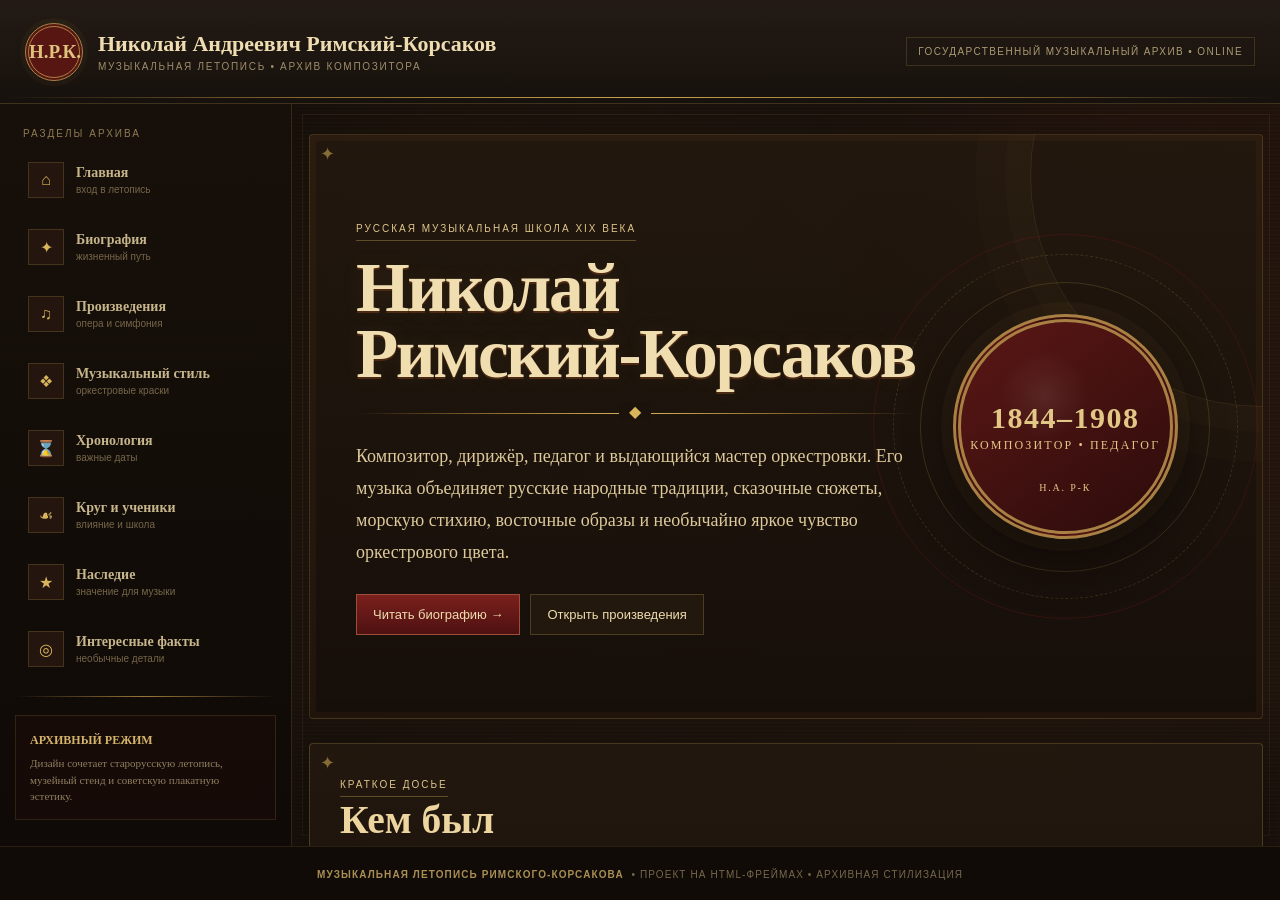
<file: index.html>
<!DOCTYPE HTML PUBLIC "-//W3C//DTD HTML 4.01 Frameset//EN"
"http://www.w3.org/TR/html4/frameset.dtd">
<html lang="ru">
<head>
<meta charset="UTF-8">
<title>Николай Римский-Корсаков — музыкальная летопись</title>
</head>
<frameset rows="104,*,54" border="0" frameborder="0" framespacing="0">
  <frame src="header.html" name="header" scrolling="no" noresize>
  <frameset cols="292,*" border="0" frameborder="0" framespacing="0">
    <frame src="menu.html" name="menu" scrolling="auto" noresize>
    <frame src="home.html" name="main" scrolling="auto">
  </frameset>
  <frame src="footer.html" name="footer" scrolling="no" noresize>
  <noframes>
    <body><a href="home.html">Открыть главную страницу</a></body>
  </noframes>
</frameset>
</html>
</file>
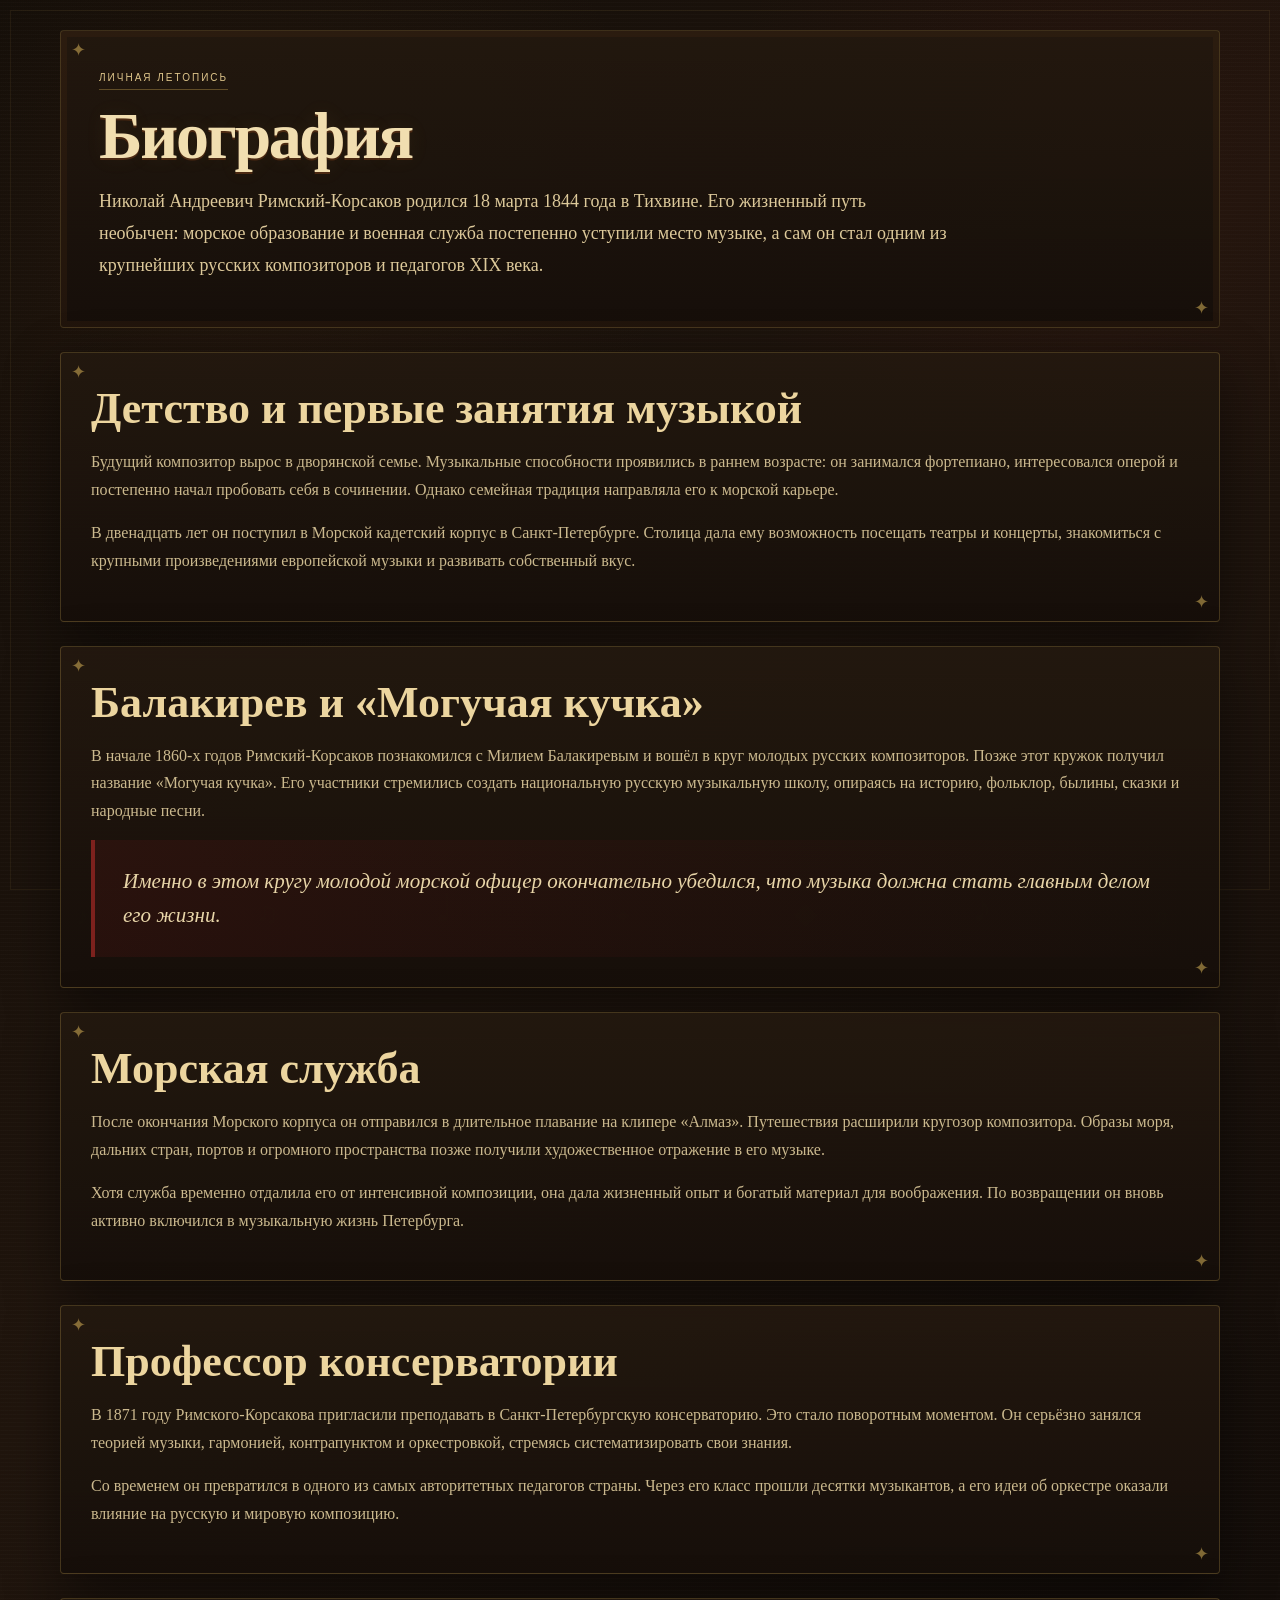
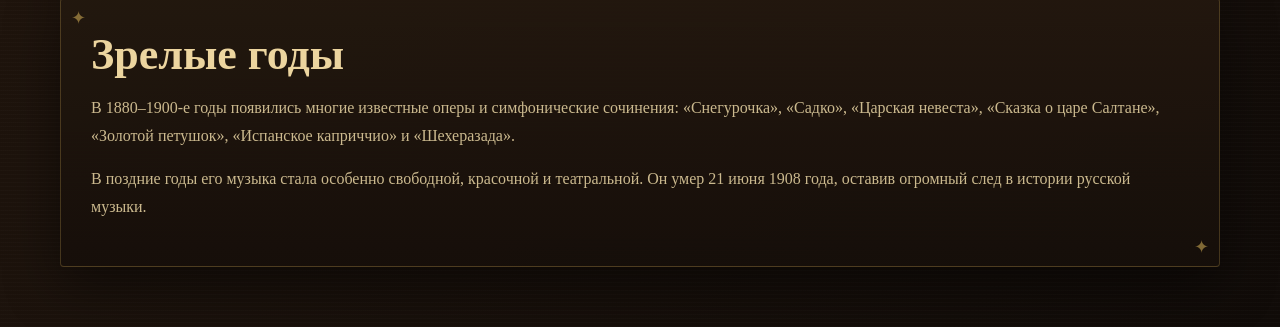
<file: bio.html>
<!doctype html>
<html lang="ru"><head><meta charset="utf-8"><meta name="viewport" content="width=device-width,initial-scale=1"><link rel="stylesheet" href="style.css"><title>Биография</title></head>
<body><div class="progress-line"></div><div class="container">
<section class="page-title panel frame reveal"><span class="kicker">Личная летопись</span><h1>Биография</h1><p class="lead">Николай Андреевич Римский‑Корсаков родился 18 марта 1844 года в Тихвине. Его жизненный путь необычен: морское образование и военная служба постепенно уступили место музыке, а сам он стал одним из крупнейших русских композиторов и педагогов XIX века.</p></section>

<section class="section panel reveal"><h2>Детство и первые занятия музыкой</h2><p>Будущий композитор вырос в дворянской семье. Музыкальные способности проявились в раннем возрасте: он занимался фортепиано, интересовался оперой и постепенно начал пробовать себя в сочинении. Однако семейная традиция направляла его к морской карьере.</p><p>В двенадцать лет он поступил в Морской кадетский корпус в Санкт‑Петербурге. Столица дала ему возможность посещать театры и концерты, знакомиться с крупными произведениями европейской музыки и развивать собственный вкус.</p></section>

<section class="section panel reveal"><h2>Балакирев и «Могучая кучка»</h2><p>В начале 1860‑х годов Римский‑Корсаков познакомился с Милием Балакиревым и вошёл в круг молодых русских композиторов. Позже этот кружок получил название «Могучая кучка». Его участники стремились создать национальную русскую музыкальную школу, опираясь на историю, фольклор, былины, сказки и народные песни.</p><div class="quote">Именно в этом кругу молодой морской офицер окончательно убедился, что музыка должна стать главным делом его жизни.</div></section>

<section class="section panel reveal"><h2>Морская служба</h2><p>После окончания Морского корпуса он отправился в длительное плавание на клипере «Алмаз». Путешествия расширили кругозор композитора. Образы моря, дальних стран, портов и огромного пространства позже получили художественное отражение в его музыке.</p><p>Хотя служба временно отдалила его от интенсивной композиции, она дала жизненный опыт и богатый материал для воображения. По возвращении он вновь активно включился в музыкальную жизнь Петербурга.</p></section>

<section class="section panel reveal"><h2>Профессор консерватории</h2><p>В 1871 году Римского‑Корсакова пригласили преподавать в Санкт‑Петербургскую консерваторию. Это стало поворотным моментом. Он серьёзно занялся теорией музыки, гармонией, контрапунктом и оркестровкой, стремясь систематизировать свои знания.</p><p>Со временем он превратился в одного из самых авторитетных педагогов страны. Через его класс прошли десятки музыкантов, а его идеи об оркестре оказали влияние на русскую и мировую композицию.</p></section>

<section class="section panel reveal"><h2>Зрелые годы</h2><p>В 1880–1900‑е годы появились многие известные оперы и симфонические сочинения: «Снегурочка», «Садко», «Царская невеста», «Сказка о царе Салтане», «Золотой петушок», «Испанское каприччио» и «Шехеразада».</p><p>В поздние годы его музыка стала особенно свободной, красочной и театральной. Он умер 21 июня 1908 года, оставив огромный след в истории русской музыки.</p></section>
</div><script src="script.js"></script></body></html>
</file>
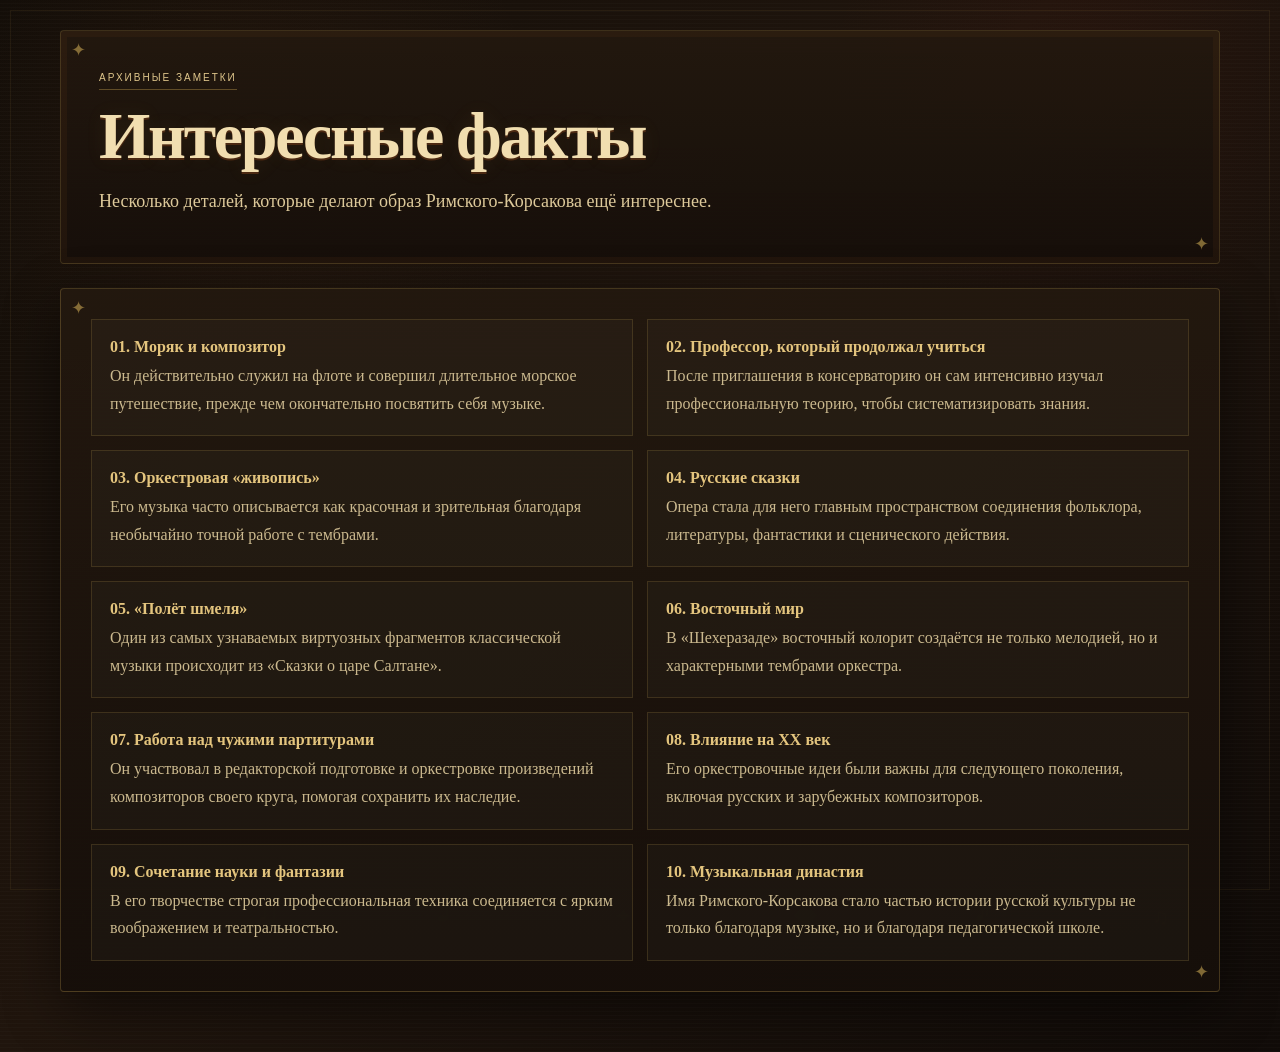
<file: facts.html>
<!doctype html>
<html lang="ru"><head><meta charset="utf-8"><meta name="viewport" content="width=device-width,initial-scale=1"><link rel="stylesheet" href="style.css"><title>Интересные факты</title></head>
<body><div class="progress-line"></div><div class="container">
<section class="page-title panel frame reveal"><span class="kicker">Архивные заметки</span><h1>Интересные факты</h1><p class="lead">Несколько деталей, которые делают образ Римского‑Корсакова ещё интереснее.</p></section>
<section class="section panel reveal"><div class="fact-list">
<div class="fact reveal"><b>01. Моряк и композитор</b><p>Он действительно служил на флоте и совершил длительное морское путешествие, прежде чем окончательно посвятить себя музыке.</p></div>
<div class="fact reveal"><b>02. Профессор, который продолжал учиться</b><p>После приглашения в консерваторию он сам интенсивно изучал профессиональную теорию, чтобы систематизировать знания.</p></div>
<div class="fact reveal"><b>03. Оркестровая «живопись»</b><p>Его музыка часто описывается как красочная и зрительная благодаря необычайно точной работе с тембрами.</p></div>
<div class="fact reveal"><b>04. Русские сказки</b><p>Опера стала для него главным пространством соединения фольклора, литературы, фантастики и сценического действия.</p></div>
<div class="fact reveal"><b>05. «Полёт шмеля»</b><p>Один из самых узнаваемых виртуозных фрагментов классической музыки происходит из «Сказки о царе Салтане».</p></div>
<div class="fact reveal"><b>06. Восточный мир</b><p>В «Шехеразаде» восточный колорит создаётся не только мелодией, но и характерными тембрами оркестра.</p></div>
<div class="fact reveal"><b>07. Работа над чужими партитурами</b><p>Он участвовал в редакторской подготовке и оркестровке произведений композиторов своего круга, помогая сохранить их наследие.</p></div>
<div class="fact reveal"><b>08. Влияние на XX век</b><p>Его оркестровочные идеи были важны для следующего поколения, включая русских и зарубежных композиторов.</p></div>
<div class="fact reveal"><b>09. Сочетание науки и фантазии</b><p>В его творчестве строгая профессиональная техника соединяется с ярким воображением и театральностью.</p></div>
<div class="fact reveal"><b>10. Музыкальная династия</b><p>Имя Римского‑Корсакова стало частью истории русской культуры не только благодаря музыке, но и благодаря педагогической школе.</p></div>
</div></section>
</div><script src="script.js"></script></body></html>
</file>
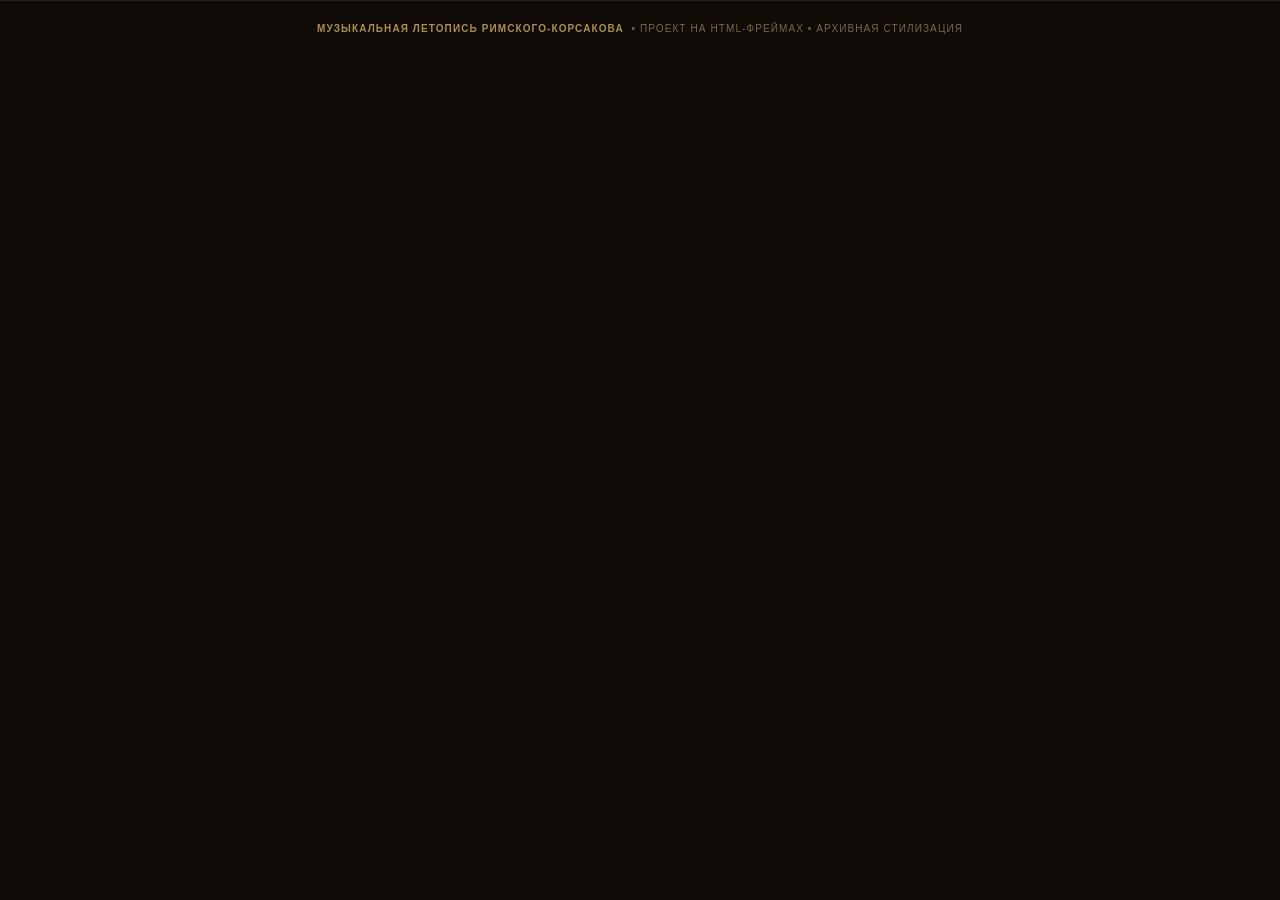
<file: footer.html>
<!doctype html>
<html lang="ru">
<head>
<meta charset="utf-8">
<style>
body{
  margin:0;height:54px;display:flex;align-items:center;justify-content:center;
  background:#100b07;color:#77684c;font:10px Segoe UI,Arial,sans-serif;
  letter-spacing:.11em;text-transform:uppercase;border-top:1px solid rgba(217,180,90,.12)
}
b{color:#aa8e54}
</style>
</head>
<body><b>Музыкальная летопись Римского‑Корсакова</b>&nbsp; • проект на HTML‑фреймах • архивная стилизация</body>
</html>
</file>
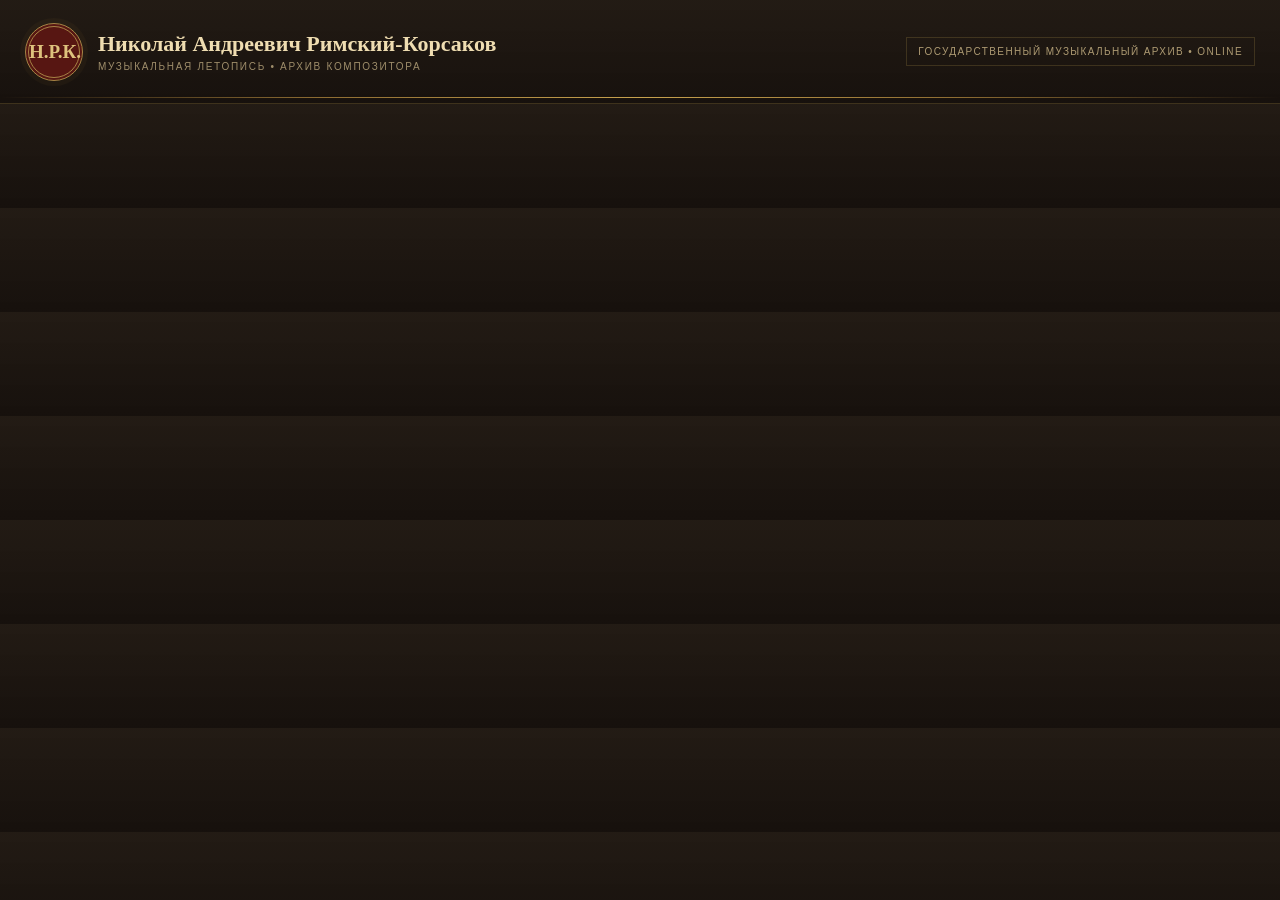
<file: header.html>
<!doctype html>
<html lang="ru">
<head>
<meta charset="utf-8">
<style>
*{box-sizing:border-box}
body{
  margin:0;height:104px;overflow:hidden;color:#efddb1;
  font-family:Georgia,"Times New Roman",serif;
  background:
    linear-gradient(rgba(26,18,11,.96),rgba(18,12,8,.98)),
    repeating-linear-gradient(90deg,rgba(255,255,255,.02) 0 1px,transparent 1px 5px);
  border-bottom:1px solid rgba(217,180,90,.2);
  position:relative;
}
body:after{
  content:"";position:absolute;left:0;right:0;bottom:5px;height:1px;
  background:linear-gradient(90deg,transparent,#8d6c32,#c7a24e,#8d6c32,transparent)
}
.wrap{height:100%;padding:0 25px;display:flex;align-items:center;justify-content:space-between}
.brand{display:flex;align-items:center;gap:15px}
.emblem{
  width:58px;height:58px;border-radius:50%;display:grid;place-items:center;
  border:4px double #a78345;background:#571612;color:#dec27d;
  box-shadow:0 0 0 5px rgba(217,180,90,.04);
  font:700 19px Georgia,serif;animation:emblem 5s ease-in-out infinite
}
@keyframes emblem{50%{transform:rotate(-2deg) scale(1.03)}}
.title b{display:block;font-size:22px}
.title span{
  display:block;margin-top:4px;color:#9e8d6a;font:10px Segoe UI,Arial,sans-serif;
  letter-spacing:.17em;text-transform:uppercase
}
.state{
  border:1px solid rgba(217,180,90,.18);padding:8px 11px;
  color:#ad9a72;font:10px Segoe UI,Arial,sans-serif;letter-spacing:.14em;text-transform:uppercase
}
</style>
</head>
<body>
<div class="wrap">
  <div class="brand">
    <div class="emblem">Н.Р.К.</div>
    <div class="title">
      <b>Николай Андреевич Римский‑Корсаков</b>
      <span>Музыкальная летопись • архив композитора</span>
    </div>
  </div>
  <div class="state">Государственный музыкальный архив • online</div>
</div>
</body>
</html>
</file>
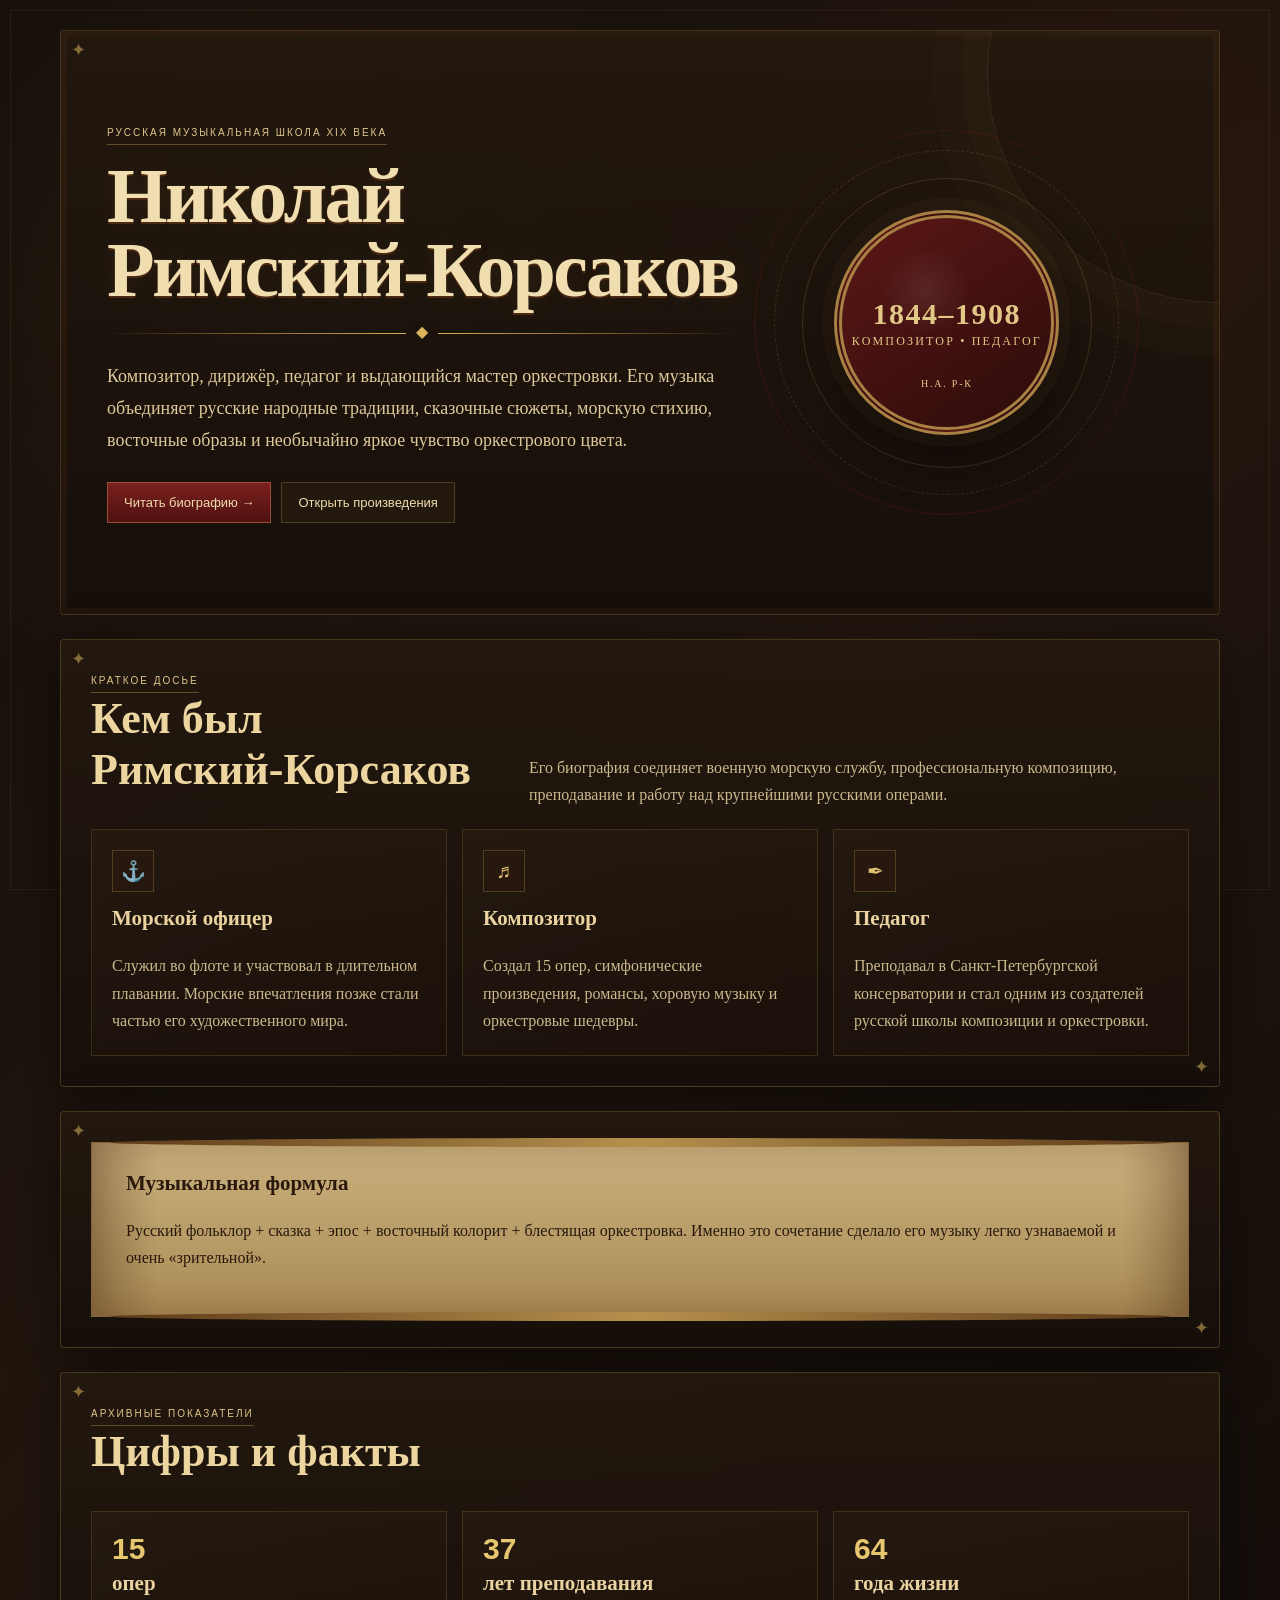
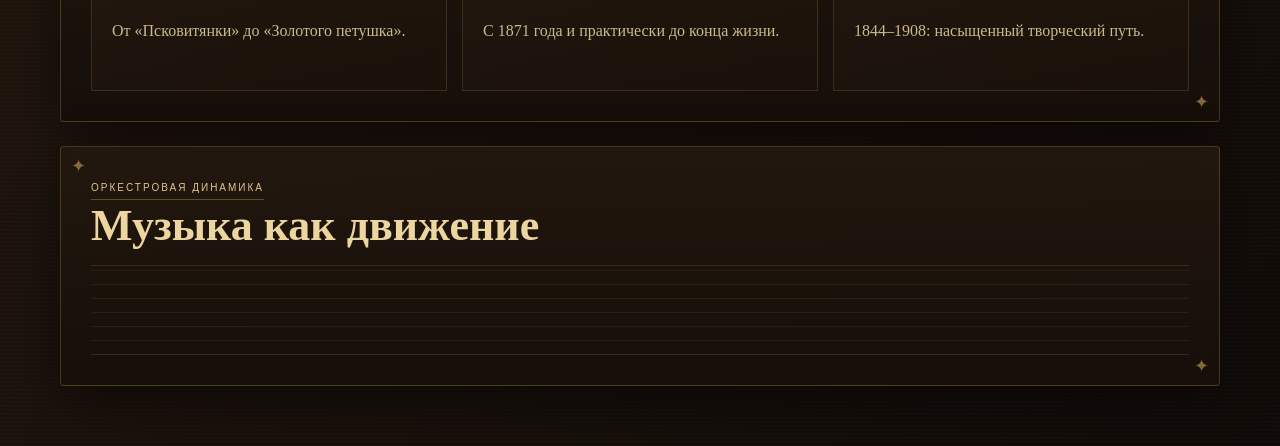
<file: home.html>
<!doctype html>
<html lang="ru">
<head>
<meta charset="utf-8">
<meta name="viewport" content="width=device-width,initial-scale=1">
<link rel="stylesheet" href="style.css">
<title>Главная</title>

<style>
.intro{
  position:fixed;inset:0;z-index:9999;overflow:hidden;
  display:grid;place-items:center;
  background:
    radial-gradient(circle at 50% 42%,rgba(136,32,24,.22),transparent 28%),
    radial-gradient(circle at 50% 50%,rgba(217,180,90,.08),transparent 45%),
    linear-gradient(#070403,#100705 55%,#050302);
  animation:introVanish .75s ease 6.15s forwards;
}
.intro::before{
  content:"";
  position:absolute;inset:0;
  background:
    repeating-linear-gradient(0deg,transparent 0 27px,rgba(217,180,90,.055) 27px 28px),
    linear-gradient(90deg,transparent,rgba(255,255,255,.018),transparent);
  opacity:0;
  animation:staffIn 1.2s ease 1.3s forwards;
}
.intro::after{
  content:"";
  position:absolute;inset:0;
  box-shadow:inset 0 0 180px rgba(0,0,0,.92);
  pointer-events:none;
}
@keyframes staffIn{to{opacity:.55}}
@keyframes introVanish{to{opacity:0;visibility:hidden;transform:scale(1.025)}}

.intro-glow{
  position:absolute;width:520px;height:520px;border-radius:50%;
  background:radial-gradient(circle,rgba(217,180,90,.12),rgba(111,23,23,.04) 40%,transparent 70%);
  opacity:.75;
  animation:glowPulse 3s ease-in-out infinite;
}
@keyframes glowPulse{50%{transform:scale(1.12);opacity:.62}}

.epic-curtain{
  position:absolute;top:0;bottom:0;width:50.5%;
  background:
    repeating-linear-gradient(90deg,rgba(255,255,255,.028) 0 3px,transparent 3px 11px),
    linear-gradient(90deg,#360a09,#7a1d17 45%,#51110f 70%,#2a0706);
  box-shadow:inset 0 0 120px rgba(0,0,0,.62),0 0 35px rgba(0,0,0,.5);
  z-index:2;
}
.epic-curtain.left{left:0;animation:epicLeft 1.45s cubic-bezier(.72,.02,.19,1) 4.95s forwards}
.epic-curtain.right{right:0;animation:epicRight 1.45s cubic-bezier(.72,.02,.19,1) 4.95s forwards}
.epic-curtain::after{
  content:"";position:absolute;top:0;bottom:0;width:5px;
  background:linear-gradient(#765322,#d8b45a,#765322);
  box-shadow:0 0 14px rgba(217,180,90,.28)
}
.epic-curtain.left::after{right:0}.epic-curtain.right::after{left:0}
@keyframes epicLeft{to{transform:translateX(-102%)}}
@keyframes epicRight{to{transform:translateX(102%)}}

.intro-center{
  position:relative;z-index:6;text-align:center;width:min(820px,90vw);
  transform:translateY(8px);
}
.intro-emblem{
  width:168px;height:168px;margin:0 auto 24px;border-radius:50%;
  display:grid;place-items:center;
  border:9px double #bc934d;
  background:
    radial-gradient(circle at 38% 32%,rgba(255,255,255,.12),transparent 20%),
    linear-gradient(145deg,#741d18,#340b09);
  color:#efd99e;
  font:700 34px Georgia,serif;
  box-shadow:
    0 0 0 13px rgba(217,180,90,.035),
    0 0 0 22px rgba(111,23,23,.045),
    0 26px 70px rgba(0,0,0,.58);
  opacity:0;
  animation:emblemDrop 1.25s cubic-bezier(.16,.9,.22,1.2) .45s forwards,
            emblemBreath 2.6s ease-in-out 1.8s infinite;
  position:relative;
}
.intro-emblem::before,
.intro-emblem::after{
  content:"";
  position:absolute;border-radius:50%;
  border:1px solid rgba(217,180,90,.23);
}
.intro-emblem::before{inset:-25px;animation:ringRotate 8s linear infinite}
.intro-emblem::after{inset:-45px;border-style:dashed;animation:ringRotate 13s linear infinite reverse}
@keyframes ringRotate{to{transform:rotate(360deg)}}
@keyframes emblemDrop{
  0%{opacity:0;transform:scale(1.8) rotate(-10deg);filter:none}
  58%{opacity:1;transform:scale(.9) rotate(1deg);filter:none}
  100%{opacity:1;transform:none}
}
@keyframes emblemBreath{50%{box-shadow:0 0 0 13px rgba(217,180,90,.05),0 0 0 24px rgba(111,23,23,.05),0 0 70px rgba(217,180,90,.16),0 28px 80px rgba(0,0,0,.6)}}

.intro-era{
  opacity:0;
  color:#9f8455;
  font:700 10px Segoe UI,Arial,sans-serif;
  letter-spacing:.34em;text-transform:uppercase;
  animation:fadeUp .8s ease 1.55s forwards;
}
.intro-title{
  margin:12px 0 10px;
  font-size:clamp(38px,7vw,74px);
  line-height:.96;
  color:#f1dfb1;
  text-shadow:0 3px 0 #4a250f,0 0 28px rgba(217,180,90,.12);
  opacity:0;
  animation:titleReveal 1.2s cubic-bezier(.2,.8,.2,1) 1.95s forwards;
}
.intro-sub{
  color:#b7a079;
  font-size:14px;
  letter-spacing:.08em;
  opacity:0;
  animation:fadeUp .8s ease 2.7s forwards;
}
@keyframes fadeUp{from{opacity:0;transform:translateY(12px)}to{opacity:1;transform:none}}
@keyframes titleReveal{
  from{opacity:0;transform:scale(.93);letter-spacing:.06em;filter:none}
  to{opacity:1;transform:none;letter-spacing:-.02em;filter:none}
}

.intro-divider{
  width:0;height:1px;margin:20px auto 16px;
  background:linear-gradient(90deg,transparent,#d3ad5b,transparent);
  animation:dividerGrow 1.1s ease 2.95s forwards;
}
@keyframes dividerGrow{to{width:min(520px,70vw)}}

.archive-line{
  display:flex;justify-content:center;align-items:center;gap:11px;
  opacity:0;animation:fadeUp .8s ease 3.4s forwards;
  color:#8d7651;font:10px Segoe UI,Arial,sans-serif;
  letter-spacing:.18em;text-transform:uppercase;
}
.archive-dot{
  width:8px;height:8px;border-radius:50%;background:#b98f46;
  box-shadow:0 0 14px rgba(217,180,90,.75);
  animation:dotPulse .8s ease-in-out infinite alternate;
}
@keyframes dotPulse{to{opacity:.3;transform:scale(.7)}}

.intro-loader{
  width:min(420px,70vw);height:3px;margin:20px auto 0;
  background:#24140c;overflow:hidden;opacity:0;
  animation:fadeUp .5s ease 3.65s forwards;
}
.intro-loader i{
  display:block;height:100%;width:0;
  background:linear-gradient(90deg,#6f1717,#d7af59,#8f2a21);
  box-shadow:0 0 14px rgba(217,180,90,.45);
  animation:epicLoad 1.7s ease 3.8s forwards;
}
@keyframes epicLoad{to{width:100%}}

.spark{
  position:absolute;z-index:4;width:3px;height:3px;border-radius:50%;
  background:#e3bd67;box-shadow:0 0 10px rgba(227,189,103,.8);
  opacity:0;
  animation:sparkRise 3.4s linear infinite;
}
@keyframes sparkRise{
  0%{opacity:0;transform:translateY(30px) scale(.5)}
  20%{opacity:.8}
  100%{opacity:0;transform:translateY(-260px) translateX(30px) scale(1.2)}
}

.home-banner{
  margin-top:24px;
  padding:18px 20px;
  border:1px solid rgba(217,180,90,.18);
  background:linear-gradient(90deg,rgba(111,23,23,.13),rgba(217,180,90,.03),rgba(111,23,23,.08));
  display:flex;justify-content:space-between;align-items:center;gap:18px;
}
.home-banner b{color:#e4c57d}
.home-banner span{color:#a78f67;font-size:13px}

.intro-skip{
  position:absolute;right:22px;bottom:18px;z-index:10;
  border:1px solid rgba(217,180,90,.28);background:rgba(15,8,5,.62);
  color:#bda26f;padding:8px 12px;cursor:pointer;
  font:10px Segoe UI,Arial,sans-serif;letter-spacing:.14em;text-transform:uppercase;
}
.intro-skip:hover{color:#f0d99d;border-color:#bd934b}
.intro.done{display:none}
</style>

</head>
<body>
<div class="progress-line"></div>

<div class="intro">
  <div class="intro-glow"></div>

  <span class="spark" style="left:18%;bottom:24%;animation-delay:.2s"></span>
  <span class="spark" style="left:27%;bottom:18%;animation-delay:1.1s"></span>
  <span class="spark" style="left:39%;bottom:22%;animation-delay:.7s"></span>
  <span class="spark" style="left:58%;bottom:20%;animation-delay:1.5s"></span>
  <span class="spark" style="left:72%;bottom:26%;animation-delay:.4s"></span>
  <span class="spark" style="left:82%;bottom:19%;animation-delay:1.8s"></span>

  <div class="intro-center">
    <div class="intro-emblem">Н.Р.К.</div>
    <div class="intro-era">Русская музыкальная школа • XIX век</div>
    <div class="intro-title">Николай Римский‑Корсаков</div>
    <div class="intro-sub">Композитор • дирижёр • педагог • мастер оркестровки</div>
    <div class="intro-divider"></div>
    <div class="archive-line"><span class="archive-dot"></span> музыкальный архив активирован</div>
    <div class="intro-loader"><i></i></div>
  </div>

  <button class="intro-skip" type="button">Пропустить заставку</button>
  <div class="epic-curtain left"></div>
  <div class="epic-curtain right"></div>
</div>

<div class="container">
  <section class="hero panel frame reveal">
    <div class="hero-text">
      <span class="kicker">Русская музыкальная школа XIX века</span>
      <h1>Николай<br>Римский‑Корсаков</h1>
      <div class="ornament"></div>
      <p class="lead">
        Композитор, дирижёр, педагог и выдающийся мастер оркестровки.
        Его музыка объединяет русские народные традиции, сказочные сюжеты,
        морскую стихию, восточные образы и необычайно яркое чувство оркестрового цвета.
      </p>
      <div class="hero-actions">
        <a class="btn primary" href="bio.html">Читать биографию →</a>
        <a class="btn" href="works.html">Открыть произведения</a>
      </div>
    </div>
    <div class="seal-area">
      <div class="orbit o3"></div><div class="orbit o2"></div><div class="orbit o1"></div>
      <div class="seal"><div><strong>1844–1908</strong><span>композитор • педагог</span></div></div>
    </div>
  </section>

  <section class="section panel reveal">
    <div class="section-head">
      <div><span class="kicker">Краткое досье</span><h2>Кем был Римский‑Корсаков</h2></div>
      <p>Его биография соединяет военную морскую службу, профессиональную композицию, преподавание и работу над крупнейшими русскими операми.</p>
    </div>
    <div class="grid">
      <div class="card reveal"><div class="icon">⚓</div><h3>Морской офицер</h3><p>Служил во флоте и участвовал в длительном плавании. Морские впечатления позже стали частью его художественного мира.</p></div>
      <div class="card reveal"><div class="icon">♬</div><h3>Композитор</h3><p>Создал 15 опер, симфонические произведения, романсы, хоровую музыку и оркестровые шедевры.</p></div>
      <div class="card reveal"><div class="icon">✒</div><h3>Педагог</h3><p>Преподавал в Санкт‑Петербургской консерватории и стал одним из создателей русской школы композиции и оркестровки.</p></div>
    </div>
  </section>

  <section class="section panel reveal">
    <div class="scroll-box">
      <h3>Музыкальная формула</h3>
      <p>
        Русский фольклор + сказка + эпос + восточный колорит + блестящая оркестровка.
        Именно это сочетание сделало его музыку легко узнаваемой и очень «зрительной».
      </p>
    </div>
  </section>

  <section class="section panel reveal">
    <div class="section-head"><div><span class="kicker">Архивные показатели</span><h2>Цифры и факты</h2></div></div>
    <div class="grid">
      <div class="card"><div class="num" data-count="15">0</div><h3>опер</h3><p>От «Псковитянки» до «Золотого петушка».</p></div>
      <div class="card"><div class="num" data-count="37">0</div><h3>лет преподавания</h3><p>С 1871 года и практически до конца жизни.</p></div>
      <div class="card"><div class="num" data-count="64">0</div><h3>года жизни</h3><p>1844–1908: насыщенный творческий путь.</p></div>
    </div>
  </section>

  <section class="section panel reveal">
    <span class="kicker">Оркестровая динамика</span>
    <h2>Музыка как движение</h2>
    <div class="music-lines">
      <span></span><span></span><span></span><span></span><span></span><span></span><span></span>
      <span></span><span></span><span></span><span></span><span></span><span></span><span></span>
      <span></span><span></span><span></span><span></span><span></span><span></span>
    </div>
  </section>
</div>


<script>
(function(){
  var intro=document.querySelector('.intro');
  if(!intro) return;
  function closeIntro(){
    intro.classList.add('done');
  }
  var skip=document.querySelector('.intro-skip');
  if(skip) skip.addEventListener('click', closeIntro);
  // Fallback: even if a CSS animation fails, the page can never remain blocked.
  window.setTimeout(closeIntro, 7000);
})();
</script>
<script src="script.js"></script>
</body>
</html>
</file>
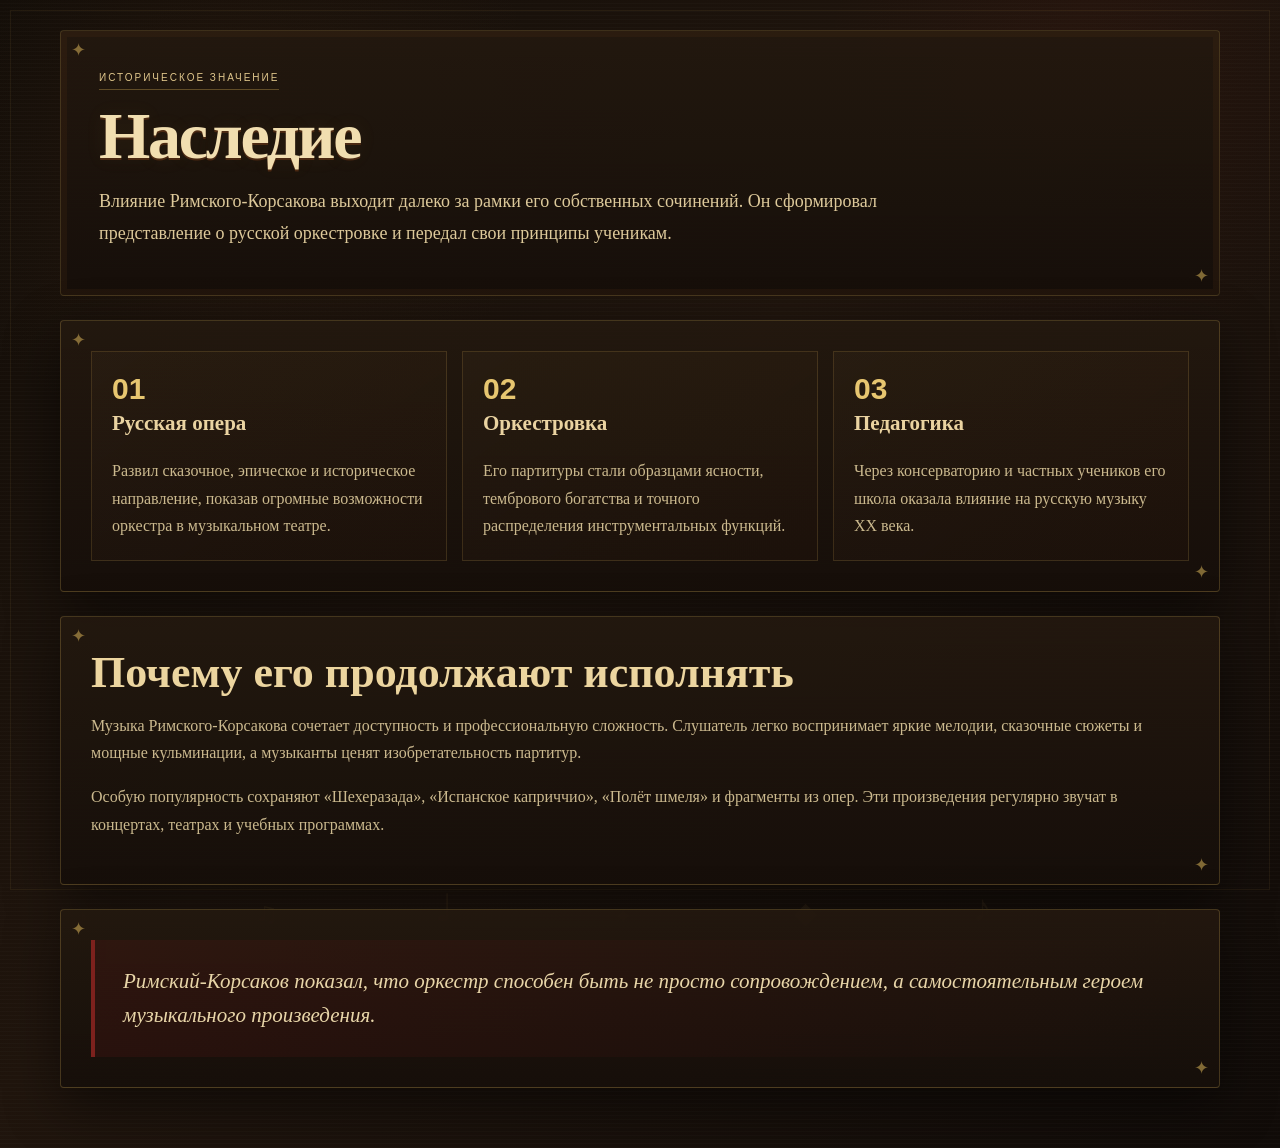
<file: legacy.html>
<!doctype html>
<html lang="ru"><head><meta charset="utf-8"><meta name="viewport" content="width=device-width,initial-scale=1"><link rel="stylesheet" href="style.css"><title>Наследие</title></head>
<body><div class="progress-line"></div><div class="container">
<section class="page-title panel frame reveal"><span class="kicker">Историческое значение</span><h1>Наследие</h1><p class="lead">Влияние Римского‑Корсакова выходит далеко за рамки его собственных сочинений. Он сформировал представление о русской оркестровке и передал свои принципы ученикам.</p></section>

<section class="section panel reveal"><div class="grid">
<div class="card reveal"><div class="num">01</div><h3>Русская опера</h3><p>Развил сказочное, эпическое и историческое направление, показав огромные возможности оркестра в музыкальном театре.</p></div>
<div class="card reveal"><div class="num">02</div><h3>Оркестровка</h3><p>Его партитуры стали образцами ясности, тембрового богатства и точного распределения инструментальных функций.</p></div>
<div class="card reveal"><div class="num">03</div><h3>Педагогика</h3><p>Через консерваторию и частных учеников его школа оказала влияние на русскую музыку XX века.</p></div>
</div></section>

<section class="section panel reveal"><h2>Почему его продолжают исполнять</h2><p>Музыка Римского‑Корсакова сочетает доступность и профессиональную сложность. Слушатель легко воспринимает яркие мелодии, сказочные сюжеты и мощные кульминации, а музыканты ценят изобретательность партитур.</p><p>Особую популярность сохраняют «Шехеразада», «Испанское каприччио», «Полёт шмеля» и фрагменты из опер. Эти произведения регулярно звучат в концертах, театрах и учебных программах.</p></section>

<section class="section panel reveal"><div class="quote">Римский‑Корсаков показал, что оркестр способен быть не просто сопровождением, а самостоятельным героем музыкального произведения.</div></section>
</div><script src="script.js"></script></body></html>
</file>
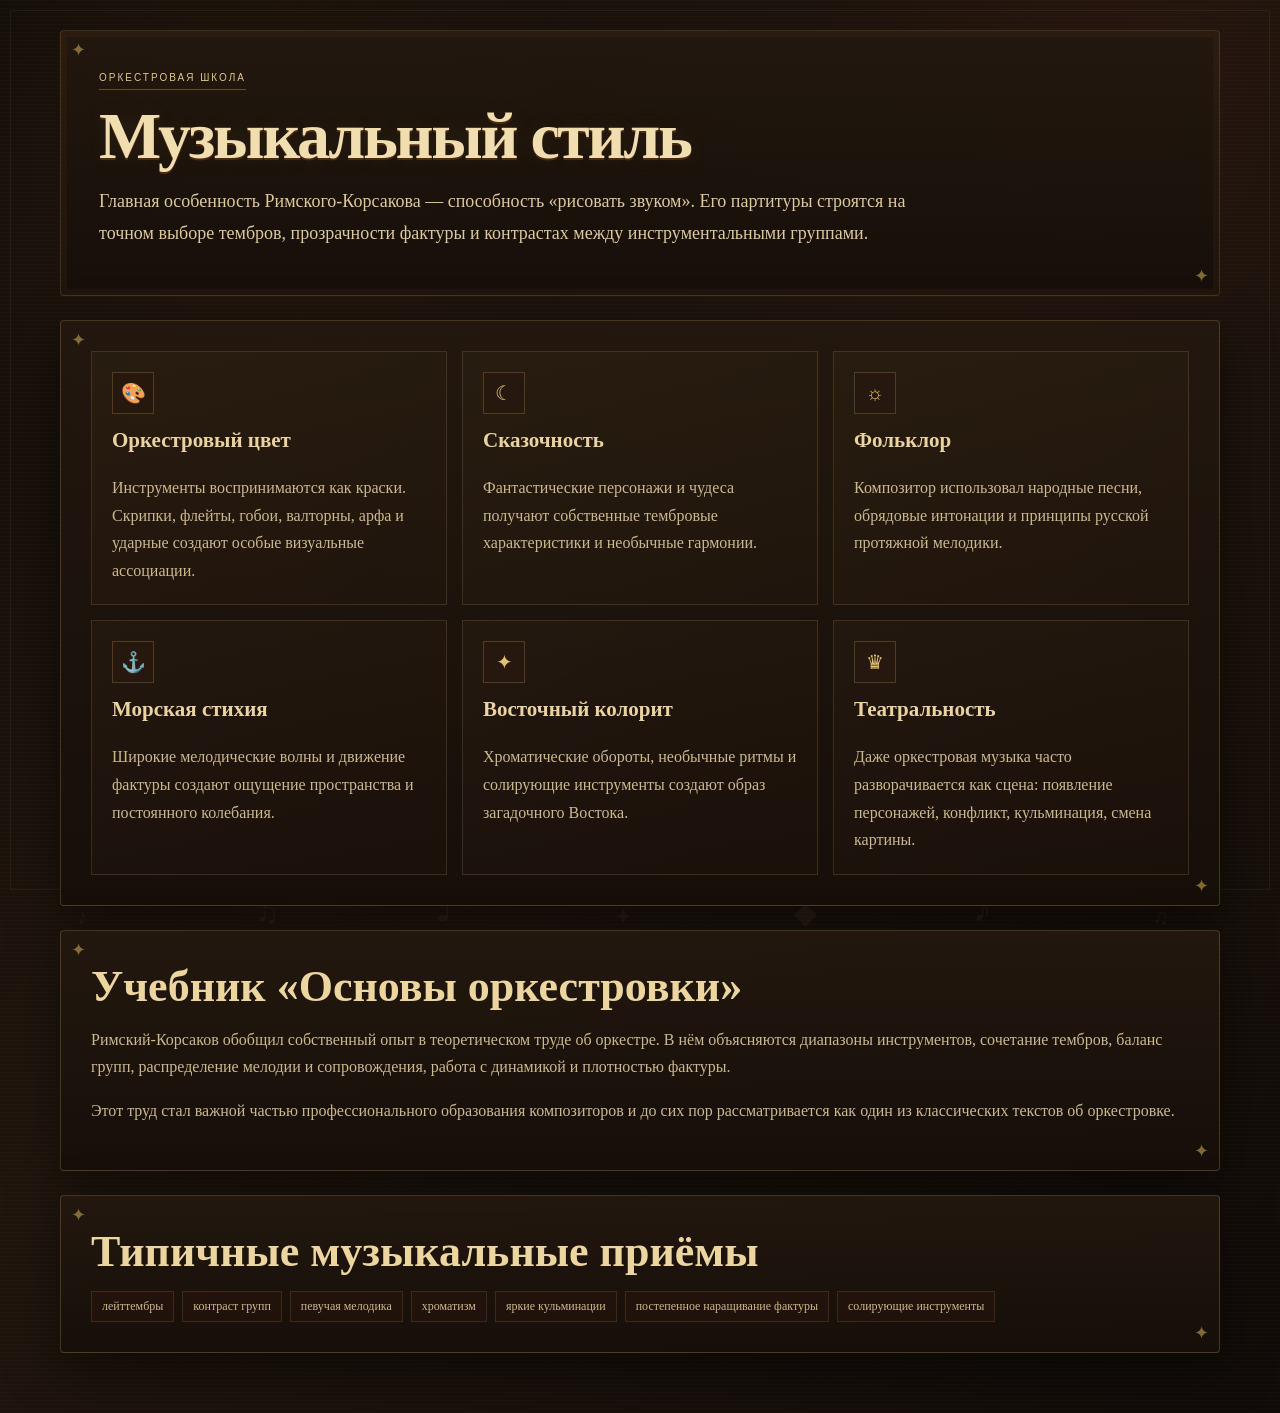
<file: style.html>
<!doctype html>
<html lang="ru"><head><meta charset="utf-8"><meta name="viewport" content="width=device-width,initial-scale=1"><link rel="stylesheet" href="style.css"><title>Стиль</title></head>
<body><div class="progress-line"></div><div class="container">
<section class="page-title panel frame reveal"><span class="kicker">Оркестровая школа</span><h1>Музыкальный стиль</h1><p class="lead">Главная особенность Римского‑Корсакова — способность «рисовать звуком». Его партитуры строятся на точном выборе тембров, прозрачности фактуры и контрастах между инструментальными группами.</p></section>

<section class="section panel reveal"><div class="grid">
<div class="card reveal"><div class="icon">🎨</div><h3>Оркестровый цвет</h3><p>Инструменты воспринимаются как краски. Скрипки, флейты, гобои, валторны, арфа и ударные создают особые визуальные ассоциации.</p></div>
<div class="card reveal"><div class="icon">☾</div><h3>Сказочность</h3><p>Фантастические персонажи и чудеса получают собственные тембровые характеристики и необычные гармонии.</p></div>
<div class="card reveal"><div class="icon">☼</div><h3>Фольклор</h3><p>Композитор использовал народные песни, обрядовые интонации и принципы русской протяжной мелодики.</p></div>
<div class="card reveal"><div class="icon">⚓</div><h3>Морская стихия</h3><p>Широкие мелодические волны и движение фактуры создают ощущение пространства и постоянного колебания.</p></div>
<div class="card reveal"><div class="icon">✦</div><h3>Восточный колорит</h3><p>Хроматические обороты, необычные ритмы и солирующие инструменты создают образ загадочного Востока.</p></div>
<div class="card reveal"><div class="icon">♛</div><h3>Театральность</h3><p>Даже оркестровая музыка часто разворачивается как сцена: появление персонажей, конфликт, кульминация, смена картины.</p></div>
</div></section>

<section class="section panel reveal"><h2>Учебник «Основы оркестровки»</h2><p>Римский‑Корсаков обобщил собственный опыт в теоретическом труде об оркестре. В нём объясняются диапазоны инструментов, сочетание тембров, баланс групп, распределение мелодии и сопровождения, работа с динамикой и плотностью фактуры.</p><p>Этот труд стал важной частью профессионального образования композиторов и до сих пор рассматривается как один из классических текстов об оркестровке.</p></section>

<section class="section panel reveal"><h2>Типичные музыкальные приёмы</h2><div class="ribbon"><span>лейттембры</span><span>контраст групп</span><span>певучая мелодика</span><span>хроматизм</span><span>яркие кульминации</span><span>постепенное наращивание фактуры</span><span>солирующие инструменты</span></div></section>
</div><script src="script.js"></script></body></html>
</file>
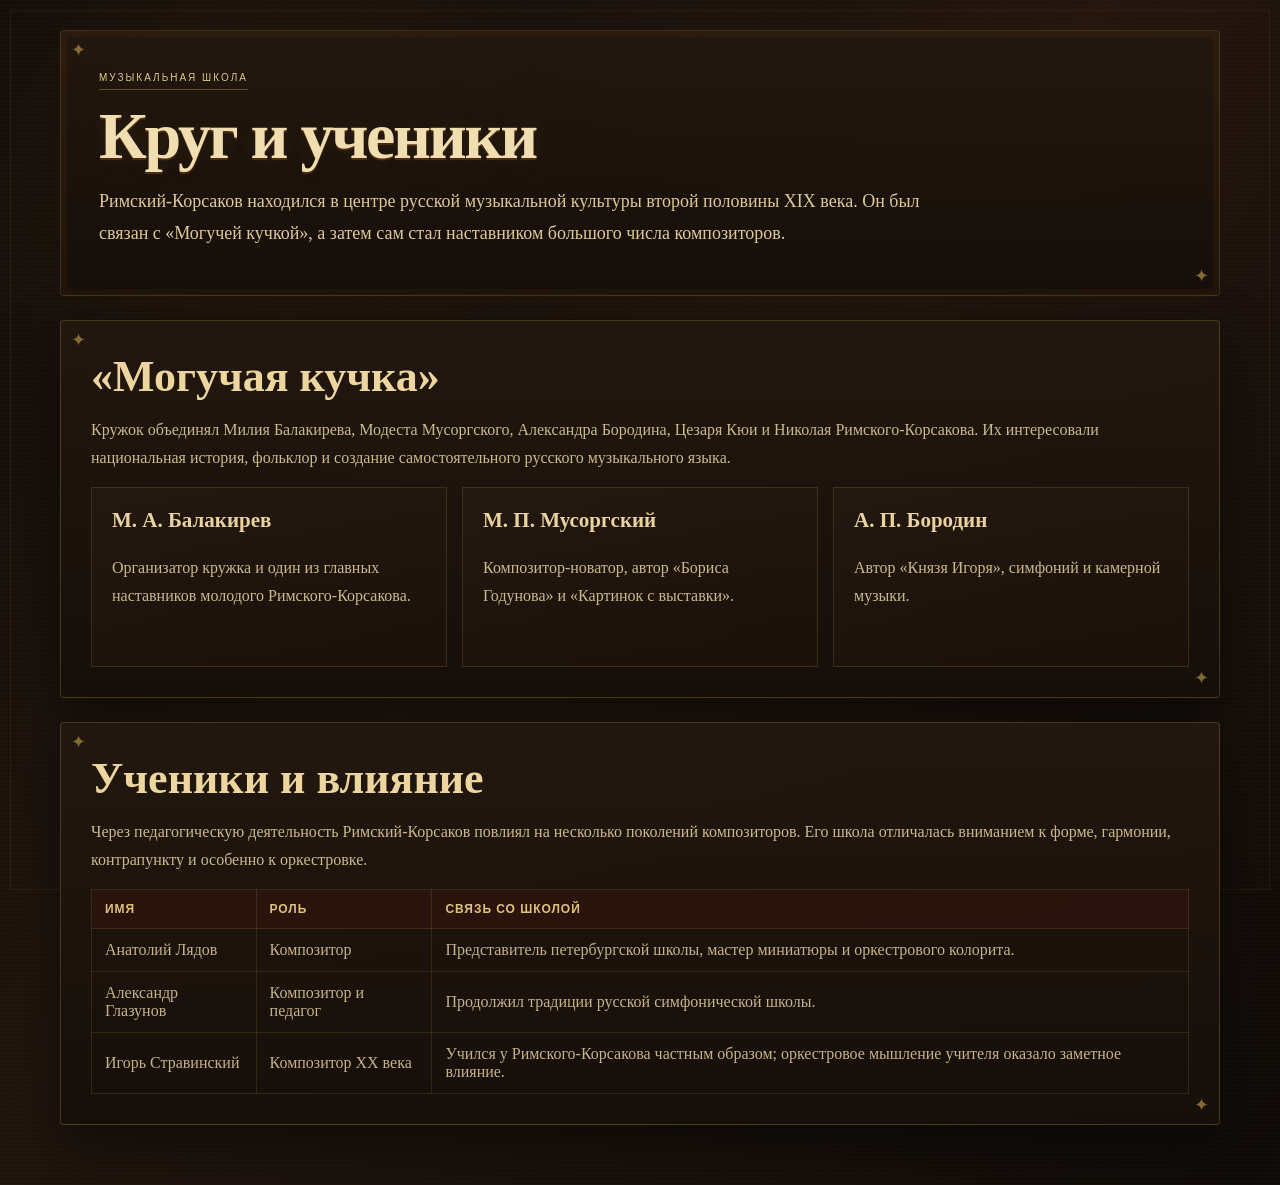
<file: teachers.html>
<!doctype html>
<html lang="ru"><head><meta charset="utf-8"><meta name="viewport" content="width=device-width,initial-scale=1"><link rel="stylesheet" href="style.css"><title>Круг и ученики</title></head>
<body><div class="progress-line"></div><div class="container">
<section class="page-title panel frame reveal"><span class="kicker">Музыкальная школа</span><h1>Круг и ученики</h1><p class="lead">Римский‑Корсаков находился в центре русской музыкальной культуры второй половины XIX века. Он был связан с «Могучей кучкой», а затем сам стал наставником большого числа композиторов.</p></section>

<section class="section panel reveal"><h2>«Могучая кучка»</h2><p>Кружок объединял Милия Балакирева, Модеста Мусоргского, Александра Бородина, Цезаря Кюи и Николая Римского‑Корсакова. Их интересовали национальная история, фольклор и создание самостоятельного русского музыкального языка.</p><div class="grid">
<div class="card reveal"><h3>М. А. Балакирев</h3><p>Организатор кружка и один из главных наставников молодого Римского‑Корсакова.</p></div>
<div class="card reveal"><h3>М. П. Мусоргский</h3><p>Композитор‑новатор, автор «Бориса Годунова» и «Картинок с выставки».</p></div>
<div class="card reveal"><h3>А. П. Бородин</h3><p>Автор «Князя Игоря», симфоний и камерной музыки.</p></div>
</div></section>

<section class="section panel reveal"><h2>Ученики и влияние</h2><p>Через педагогическую деятельность Римский‑Корсаков повлиял на несколько поколений композиторов. Его школа отличалась вниманием к форме, гармонии, контрапункту и особенно к оркестровке.</p>
<table class="table"><tr><th>Имя</th><th>Роль</th><th>Связь со школой</th></tr>
<tr><td>Анатолий Лядов</td><td>Композитор</td><td>Представитель петербургской школы, мастер миниатюры и оркестрового колорита.</td></tr>
<tr><td>Александр Глазунов</td><td>Композитор и педагог</td><td>Продолжил традиции русской симфонической школы.</td></tr>
<tr><td>Игорь Стравинский</td><td>Композитор XX века</td><td>Учился у Римского‑Корсакова частным образом; оркестровое мышление учителя оказало заметное влияние.</td></tr>
</table></section>
</div><script src="script.js"></script></body></html>
</file>
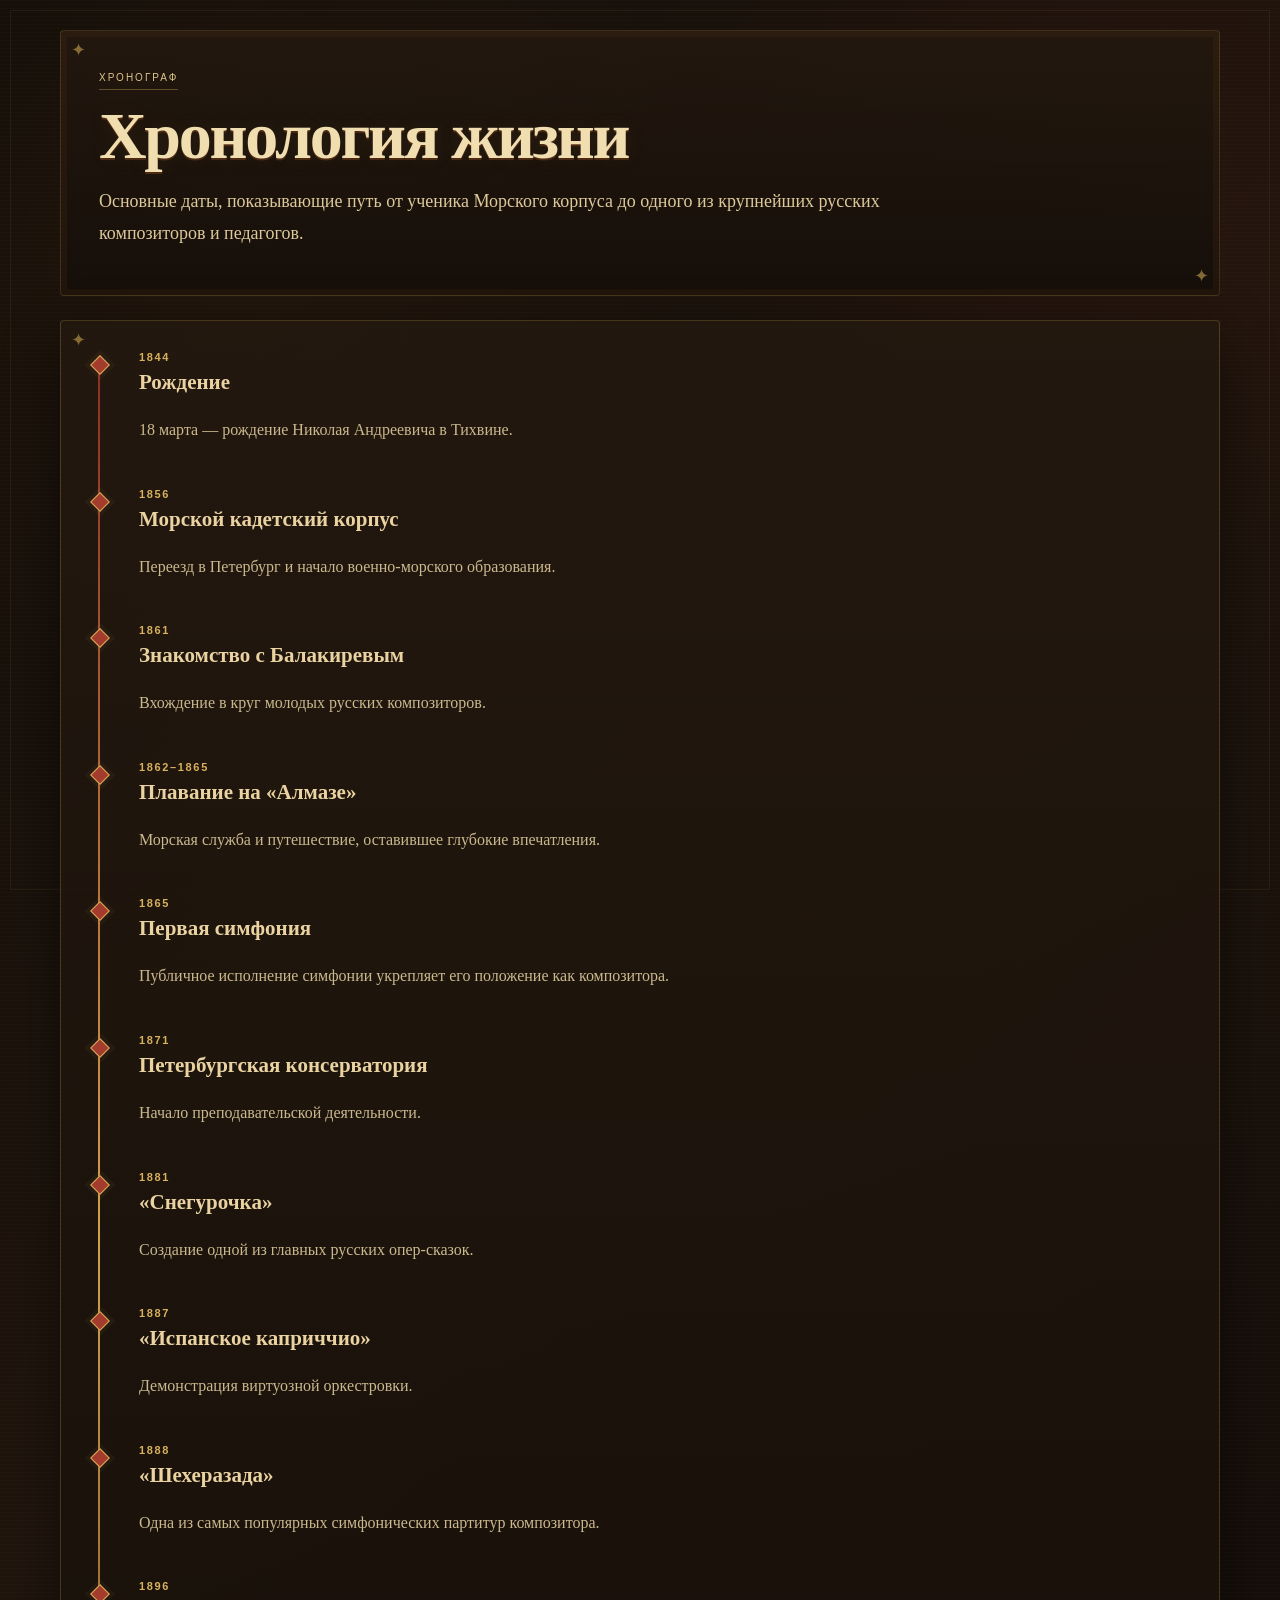
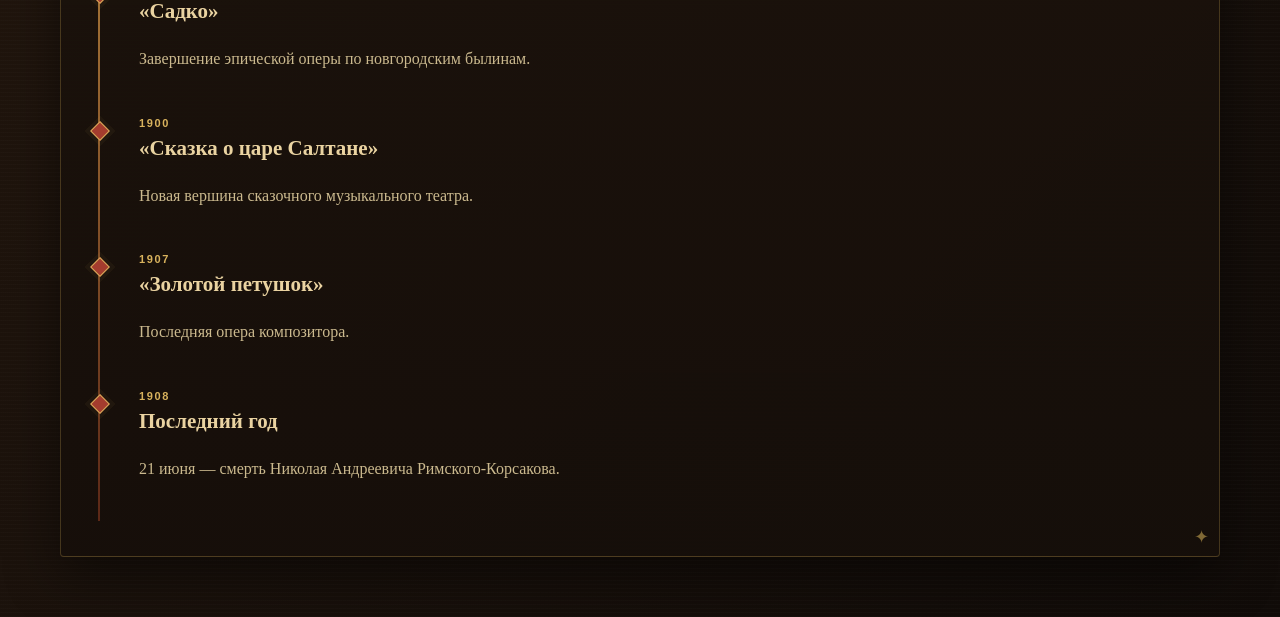
<file: timeline.html>
<!doctype html>
<html lang="ru"><head><meta charset="utf-8"><meta name="viewport" content="width=device-width,initial-scale=1"><link rel="stylesheet" href="style.css"><title>Хронология</title></head>
<body><div class="progress-line"></div><div class="container">
<section class="page-title panel frame reveal"><span class="kicker">Хронограф</span><h1>Хронология жизни</h1><p class="lead">Основные даты, показывающие путь от ученика Морского корпуса до одного из крупнейших русских композиторов и педагогов.</p></section>
<section class="section panel reveal"><div class="timeline">
<div class="t-item reveal"><div class="year">1844</div><h3>Рождение</h3><p>18 марта — рождение Николая Андреевича в Тихвине.</p></div>
<div class="t-item reveal"><div class="year">1856</div><h3>Морской кадетский корпус</h3><p>Переезд в Петербург и начало военно‑морского образования.</p></div>
<div class="t-item reveal"><div class="year">1861</div><h3>Знакомство с Балакиревым</h3><p>Вхождение в круг молодых русских композиторов.</p></div>
<div class="t-item reveal"><div class="year">1862–1865</div><h3>Плавание на «Алмазе»</h3><p>Морская служба и путешествие, оставившее глубокие впечатления.</p></div>
<div class="t-item reveal"><div class="year">1865</div><h3>Первая симфония</h3><p>Публичное исполнение симфонии укрепляет его положение как композитора.</p></div>
<div class="t-item reveal"><div class="year">1871</div><h3>Петербургская консерватория</h3><p>Начало преподавательской деятельности.</p></div>
<div class="t-item reveal"><div class="year">1881</div><h3>«Снегурочка»</h3><p>Создание одной из главных русских опер‑сказок.</p></div>
<div class="t-item reveal"><div class="year">1887</div><h3>«Испанское каприччио»</h3><p>Демонстрация виртуозной оркестровки.</p></div>
<div class="t-item reveal"><div class="year">1888</div><h3>«Шехеразада»</h3><p>Одна из самых популярных симфонических партитур композитора.</p></div>
<div class="t-item reveal"><div class="year">1896</div><h3>«Садко»</h3><p>Завершение эпической оперы по новгородским былинам.</p></div>
<div class="t-item reveal"><div class="year">1900</div><h3>«Сказка о царе Салтане»</h3><p>Новая вершина сказочного музыкального театра.</p></div>
<div class="t-item reveal"><div class="year">1907</div><h3>«Золотой петушок»</h3><p>Последняя опера композитора.</p></div>
<div class="t-item reveal"><div class="year">1908</div><h3>Последний год</h3><p>21 июня — смерть Николая Андреевича Римского‑Корсакова.</p></div>
</div></section>
</div><script src="script.js"></script></body></html>
</file>
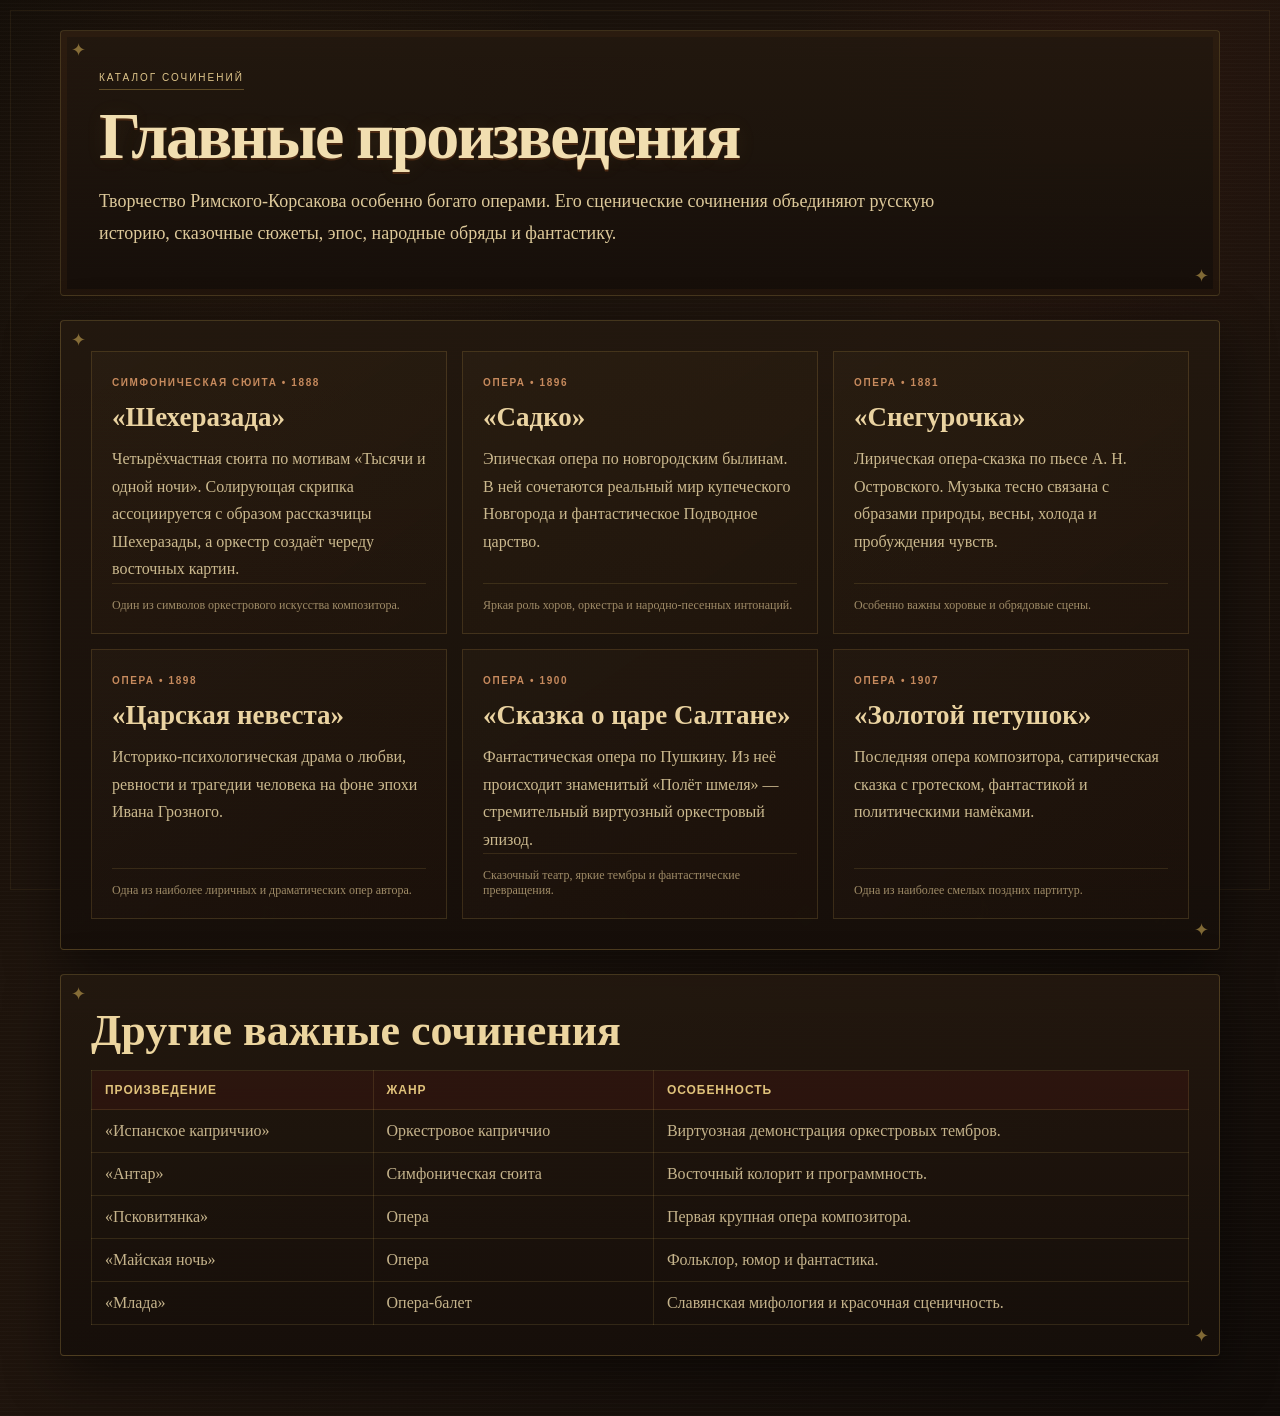
<file: works.html>
<!doctype html>
<html lang="ru"><head><meta charset="utf-8"><meta name="viewport" content="width=device-width,initial-scale=1"><link rel="stylesheet" href="style.css"><title>Произведения</title></head>
<body><div class="progress-line"></div><div class="container">
<section class="page-title panel frame reveal"><span class="kicker">Каталог сочинений</span><h1>Главные произведения</h1><p class="lead">Творчество Римского‑Корсакова особенно богато операми. Его сценические сочинения объединяют русскую историю, сказочные сюжеты, эпос, народные обряды и фантастику.</p></section>

<section class="section panel reveal"><div class="grid">
<div class="card work-card reveal"><div><small>Симфоническая сюита • 1888</small><h3>«Шехеразада»</h3><p>Четырёхчастная сюита по мотивам «Тысячи и одной ночи». Солирующая скрипка ассоциируется с образом рассказчицы Шехеразады, а оркестр создаёт череду восточных картин.</p></div><div class="meta">Один из символов оркестрового искусства композитора.</div></div>
<div class="card work-card reveal"><div><small>Опера • 1896</small><h3>«Садко»</h3><p>Эпическая опера по новгородским былинам. В ней сочетаются реальный мир купеческого Новгорода и фантастическое Подводное царство.</p></div><div class="meta">Яркая роль хоров, оркестра и народно‑песенных интонаций.</div></div>
<div class="card work-card reveal"><div><small>Опера • 1881</small><h3>«Снегурочка»</h3><p>Лирическая опера‑сказка по пьесе А. Н. Островского. Музыка тесно связана с образами природы, весны, холода и пробуждения чувств.</p></div><div class="meta">Особенно важны хоровые и обрядовые сцены.</div></div>
<div class="card work-card reveal"><div><small>Опера • 1898</small><h3>«Царская невеста»</h3><p>Историко‑психологическая драма о любви, ревности и трагедии человека на фоне эпохи Ивана Грозного.</p></div><div class="meta">Одна из наиболее лиричных и драматических опер автора.</div></div>
<div class="card work-card reveal"><div><small>Опера • 1900</small><h3>«Сказка о царе Салтане»</h3><p>Фантастическая опера по Пушкину. Из неё происходит знаменитый «Полёт шмеля» — стремительный виртуозный оркестровый эпизод.</p></div><div class="meta">Сказочный театр, яркие тембры и фантастические превращения.</div></div>
<div class="card work-card reveal"><div><small>Опера • 1907</small><h3>«Золотой петушок»</h3><p>Последняя опера композитора, сатирическая сказка с гротеском, фантастикой и политическими намёками.</p></div><div class="meta">Одна из наиболее смелых поздних партитур.</div></div>
</div></section>

<section class="section panel reveal"><h2>Другие важные сочинения</h2>
<table class="table">
<tr><th>Произведение</th><th>Жанр</th><th>Особенность</th></tr>
<tr><td>«Испанское каприччио»</td><td>Оркестровое каприччио</td><td>Виртуозная демонстрация оркестровых тембров.</td></tr>
<tr><td>«Антар»</td><td>Симфоническая сюита</td><td>Восточный колорит и программность.</td></tr>
<tr><td>«Псковитянка»</td><td>Опера</td><td>Первая крупная опера композитора.</td></tr>
<tr><td>«Майская ночь»</td><td>Опера</td><td>Фольклор, юмор и фантастика.</td></tr>
<tr><td>«Млада»</td><td>Опера‑балет</td><td>Славянская мифология и красочная сценичность.</td></tr>
</table>
</section>
</div><script src="script.js"></script></body></html>
</file>
<file: style.css>
:root{
  --ink:#19130d;
  --ink2:#261a10;
  --paper:#d7bd86;
  --paper2:#b9975f;
  --gold:#d9b45a;
  --gold2:#8f6b2f;
  --red:#6f1717;
  --red2:#3a0d0d;
  --cream:#f1e2bd;
  --cream2:#ccb98d;
  --line:rgba(230,201,139,.22);
  --shadow:0 18px 55px rgba(0,0,0,.48);
}

*{box-sizing:border-box}
html{scroll-behavior:smooth}
body{
  margin:0;
  min-height:100vh;
  color:var(--cream);
  font-family:Georgia,"Times New Roman",serif;
  background:
    radial-gradient(circle at 18% 12%,rgba(163,90,39,.08),transparent 22%),
    radial-gradient(circle at 85% 8%,rgba(160,24,24,.06),transparent 18%),
    repeating-linear-gradient(0deg,rgba(255,255,255,.015) 0 1px,transparent 1px 4px),
    linear-gradient(135deg,#120d08,#20150d 45%,#100b08);
  overflow-x:hidden;
}

body::before{
  content:"";
  position:fixed;
  inset:0;
  pointer-events:none;
  opacity:.16;
  background:
    linear-gradient(90deg,transparent 48%,rgba(255,255,255,.035) 49%,transparent 50%),
    linear-gradient(transparent 48%,rgba(255,255,255,.025) 49%,transparent 50%);
  background-size:54px 54px;
  z-index:-1;
}

body::after{
  content:"";
  position:fixed;
  inset:10px;
  pointer-events:none;
  border:1px solid rgba(217,180,90,.08);
  z-index:-1;
}

a{color:inherit}
.container{width:min(1160px,calc(100% - 34px));margin:0 auto;padding:30px 0 60px}
.panel{
  position:relative;
  background:
    linear-gradient(rgba(35,24,15,.94),rgba(22,15,10,.96)),
    repeating-linear-gradient(90deg,rgba(255,255,255,.02) 0 1px,transparent 1px 5px);
  border:1px solid rgba(217,180,90,.24);
  box-shadow:var(--shadow);
  border-radius:4px;
}
.panel::before,
.panel::after{
  content:"✦";
  position:absolute;
  color:rgba(217,180,90,.55);
  font-size:18px;
}
.panel::before{left:10px;top:8px}
.panel::after{right:10px;bottom:8px}

.frame{
  border:1px solid rgba(217,180,90,.2);
  box-shadow:inset 0 0 0 6px rgba(98,58,25,.14);
}

.ornament{
  height:16px;
  margin:4px 0 18px;
  position:relative;
}
.ornament::before{
  content:"";
  position:absolute;left:0;right:0;top:7px;height:1px;
  background:linear-gradient(90deg,transparent,var(--gold2),var(--gold),var(--gold2),transparent);
}
.ornament::after{
  content:"◆";
  position:absolute;left:50%;top:-4px;transform:translateX(-50%);
  color:var(--gold);
  background:#1b120c;padding:0 10px;
}

.kicker{
  display:inline-block;
  color:#dfc68b;
  font-family:Segoe UI,Arial,sans-serif;
  font-size:10px;
  letter-spacing:.2em;
  text-transform:uppercase;
  border-bottom:1px solid rgba(217,180,90,.35);
  padding-bottom:6px;
}

h1,h2,h3,p{margin-top:0}
h1{
  font-size:clamp(44px,7vw,78px);
  line-height:.96;
  letter-spacing:-.035em;
  margin:14px 0 18px;
  color:#f1deb0;
  text-shadow:0 2px 0 #4b2912,0 0 22px rgba(217,180,90,.08);
}
h2{
  color:#ecd59f;
  font-size:clamp(28px,4vw,44px);
  margin-bottom:14px;
}
h3{color:#ead3a1;font-size:21px}
p{line-height:1.72;color:#cbb98e}
.lead{font-size:18px;line-height:1.78;color:#ddc99a;max-width:850px}
.small{font-size:13px;color:#a99670}
.red{color:#d78072}
.gold{color:#e8c977}

.hero{
  min-height:585px;
  display:grid;
  grid-template-columns:1.12fr .88fr;
  gap:32px;
  align-items:center;
  padding:46px;
  overflow:hidden;
}
.hero::after{
  content:"";
  position:absolute;
  width:460px;height:460px;border-radius:50%;
  right:-230px;top:-190px;
  border:1px solid rgba(217,180,90,.12);
  box-shadow:0 0 0 25px rgba(217,180,90,.015),0 0 0 55px rgba(217,180,90,.01);
}
.hero-text{position:relative;z-index:2}
.hero-actions{display:flex;gap:10px;flex-wrap:wrap;margin-top:26px}
.btn{
  display:inline-flex;align-items:center;gap:9px;text-decoration:none;
  padding:12px 16px;border:1px solid rgba(217,180,90,.24);
  background:rgba(217,180,90,.05);color:#efdcae;
  font-family:Segoe UI,Arial,sans-serif;font-size:13px;
  transition:.28s ease;
}
.btn:hover{
  background:rgba(126,25,25,.32);
  border-color:rgba(224,169,90,.5);
  transform:translateY(-3px);
  box-shadow:0 10px 24px rgba(0,0,0,.32);
}
.btn.primary{
  background:linear-gradient(#7b201d,#4e1111);
  border-color:#9e4d39;
}

.seal-area{
  min-height:380px;
  display:grid;
  place-items:center;
  position:relative;
}
.seal{
  width:225px;height:225px;border-radius:50%;
  display:grid;place-items:center;text-align:center;
  border:8px double #a88043;
  background:
    radial-gradient(circle at 40% 35%,rgba(255,255,255,.08),transparent 24%),
    linear-gradient(145deg,#5b1715,#2c0c0b);
  color:#e2c786;
  box-shadow:0 0 0 12px rgba(217,180,90,.04),0 22px 50px rgba(0,0,0,.45);
  position:relative;z-index:2;
  animation:sealFloat 4s ease-in-out infinite;
}
.seal strong{display:block;font-size:30px;letter-spacing:.05em}
.seal span{font-size:12px;letter-spacing:.18em;text-transform:uppercase}
.seal::after{
  content:"Н.А. Р-К";
  position:absolute;bottom:38px;left:0;right:0;font-size:10px;letter-spacing:.18em;
}
@keyframes sealFloat{50%{transform:translateY(-9px) rotate(-1.2deg)}}
.orbit{
  position:absolute;border:1px solid rgba(217,180,90,.18);border-radius:50%;
}
.o1{width:290px;height:290px;animation:spin 15s linear infinite}
.o2{width:345px;height:345px;border-style:dashed;animation:spin 24s linear infinite reverse}
.o3{width:385px;height:385px;border-color:rgba(120,26,23,.3);animation:pulse 4s ease-in-out infinite}
@keyframes spin{to{transform:rotate(360deg)}}
@keyframes pulse{50%{transform:scale(1.035);opacity:.5}}

.section{margin-top:24px;padding:30px}
.section-head{display:flex;justify-content:space-between;align-items:end;gap:20px;margin-bottom:20px}
.section-head p{margin:0;max-width:660px}

.grid{display:grid;grid-template-columns:repeat(3,1fr);gap:15px}
.card{
  padding:20px;
  border:1px solid rgba(217,180,90,.17);
  background:
    linear-gradient(145deg,rgba(217,180,90,.035),rgba(83,38,16,.06));
  position:relative;
  overflow:hidden;
  transition:.3s ease;
  min-height:180px;
}
.card::after{
  content:"";
  position:absolute;inset:0;
  background:linear-gradient(120deg,transparent 15%,rgba(255,235,180,.05),transparent 75%);
  transform:translateX(-120%);
  transition:.65s ease;
}
.card:hover{transform:translateY(-5px);border-color:rgba(217,180,90,.36);background-color:rgba(104,28,24,.08)}
.card:hover::after{transform:translateX(120%)}
.card p{margin-bottom:0}
.icon{
  width:42px;height:42px;border:1px solid rgba(217,180,90,.24);
  display:grid;place-items:center;margin-bottom:14px;
  background:#27180f;color:#e2c174;font-size:20px;
}
.num{font:700 30px Segoe UI,Arial,sans-serif;color:#e7c670;margin-bottom:5px}

.timeline{position:relative;padding-left:22px}
.timeline::before{
  content:"";position:absolute;left:7px;top:5px;bottom:5px;width:2px;
  background:linear-gradient(#8e2d25,#d0a24a,#5c2817);
}
.t-item{position:relative;padding:0 0 28px 26px}
.t-item::before{
  content:"";position:absolute;left:-20px;top:7px;width:12px;height:12px;
  transform:rotate(45deg);background:#a43c2e;border:1px solid #d5ad59;
  box-shadow:0 0 0 4px rgba(217,180,90,.05);
}
.year{
  color:#d8b25d;font:700 11px Segoe UI,Arial,sans-serif;
  letter-spacing:.15em;text-transform:uppercase;margin-bottom:7px
}

.quote{
  padding:25px 28px;
  border-left:4px solid #7d211d;
  background:linear-gradient(90deg,rgba(111,23,23,.18),transparent);
  font:italic 21px/1.6 Georgia,serif;
  color:#e8d5a8;
}

.fact-list{display:grid;grid-template-columns:repeat(2,1fr);gap:14px}
.fact{
  padding:18px;border:1px solid rgba(217,180,90,.16);
  background:rgba(255,236,190,.025);
}
.fact b{color:#e4c57e}
.fact p{margin:6px 0 0}

.work-card{min-height:240px;display:flex;flex-direction:column;justify-content:space-between}
.work-card small{color:#c68a5d;font:700 10px Segoe UI,Arial,sans-serif;text-transform:uppercase;letter-spacing:.16em}
.work-card h3{font-size:27px;margin:12px 0}
.meta{padding-top:14px;border-top:1px solid rgba(217,180,90,.14);color:#9f8b67;font-size:12px}

.table{
  width:100%;
  border-collapse:collapse;
  margin-top:12px;
}
.table th,.table td{
  border:1px solid rgba(217,180,90,.14);
  padding:12px 13px;
  text-align:left;
}
.table th{
  color:#e0c27b;background:rgba(111,23,23,.16);
  font:700 12px Segoe UI,Arial,sans-serif;
  letter-spacing:.08em;text-transform:uppercase;
}
.table td{color:#c5b38b}

.ribbon{
  display:flex;gap:8px;flex-wrap:wrap;margin-top:14px
}
.ribbon span{
  padding:7px 10px;border:1px solid rgba(217,180,90,.15);
  background:rgba(90,25,18,.12);color:#cbb98b;font-size:12px
}

.scroll-box{
  position:relative;
  background:
    linear-gradient(90deg,rgba(58,28,12,.25),transparent 6%,transparent 94%,rgba(58,28,12,.25)),
    linear-gradient(#cbb27e,#a98a54);
  color:#2b1a0f;
  padding:28px 34px;
  box-shadow:inset 0 0 40px rgba(79,44,18,.32);
  border:1px solid #826635;
}
.scroll-box::before,.scroll-box::after{
  content:"";
  position:absolute;left:18px;right:18px;height:9px;
  background:linear-gradient(90deg,#5d3a19,#b5904c,#5d3a19);
  border-radius:50%;
}
.scroll-box::before{top:-5px}.scroll-box::after{bottom:-5px}
.scroll-box h3,.scroll-box p{color:#2a180d}

.reveal{
  opacity:0;
  transform:translateY(22px);
  filter:blur(2px);
  transition:opacity .75s ease,transform .75s ease,filter .75s ease;
}
.reveal.show{opacity:1;transform:none;filter:none}

.progress-line{
  position:fixed;top:0;left:0;height:3px;width:0;z-index:99;
  background:linear-gradient(90deg,#6f1717,#d2aa57,#8f241c);
}

.page-title{padding:36px 38px 28px;overflow:hidden}
.page-title h1{font-size:clamp(40px,6vw,66px)}

.music-lines{
  height:90px;
  display:flex;align-items:center;justify-content:center;gap:6px;
  border-top:1px solid rgba(217,180,90,.16);
  border-bottom:1px solid rgba(217,180,90,.16);
  background:repeating-linear-gradient(0deg,transparent 0 13px,rgba(217,180,90,.08) 13px 14px);
}
.music-lines span{
  width:8px;background:linear-gradient(#d8b457,#7f1f1a);
  animation:bars 1.2s ease-in-out infinite alternate;
}
.music-lines span:nth-child(2n){animation-duration:.8s}
.music-lines span:nth-child(3n){animation-duration:1.5s}
.music-lines span:nth-child(5n){animation-duration:1s}
@keyframes bars{from{height:10px}to{height:72px}}

@media(max-width:900px){
  .hero{grid-template-columns:1fr;padding:28px}
  .grid{grid-template-columns:1fr 1fr}
  .fact-list{grid-template-columns:1fr}
}
@media(max-width:620px){
  .container{width:min(100% - 18px,1160px)}
  .hero,.section,.page-title{padding:22px}
  .grid{grid-template-columns:1fr}
  .section-head{display:block}
  .seal-area{min-height:330px}
}
</file>
